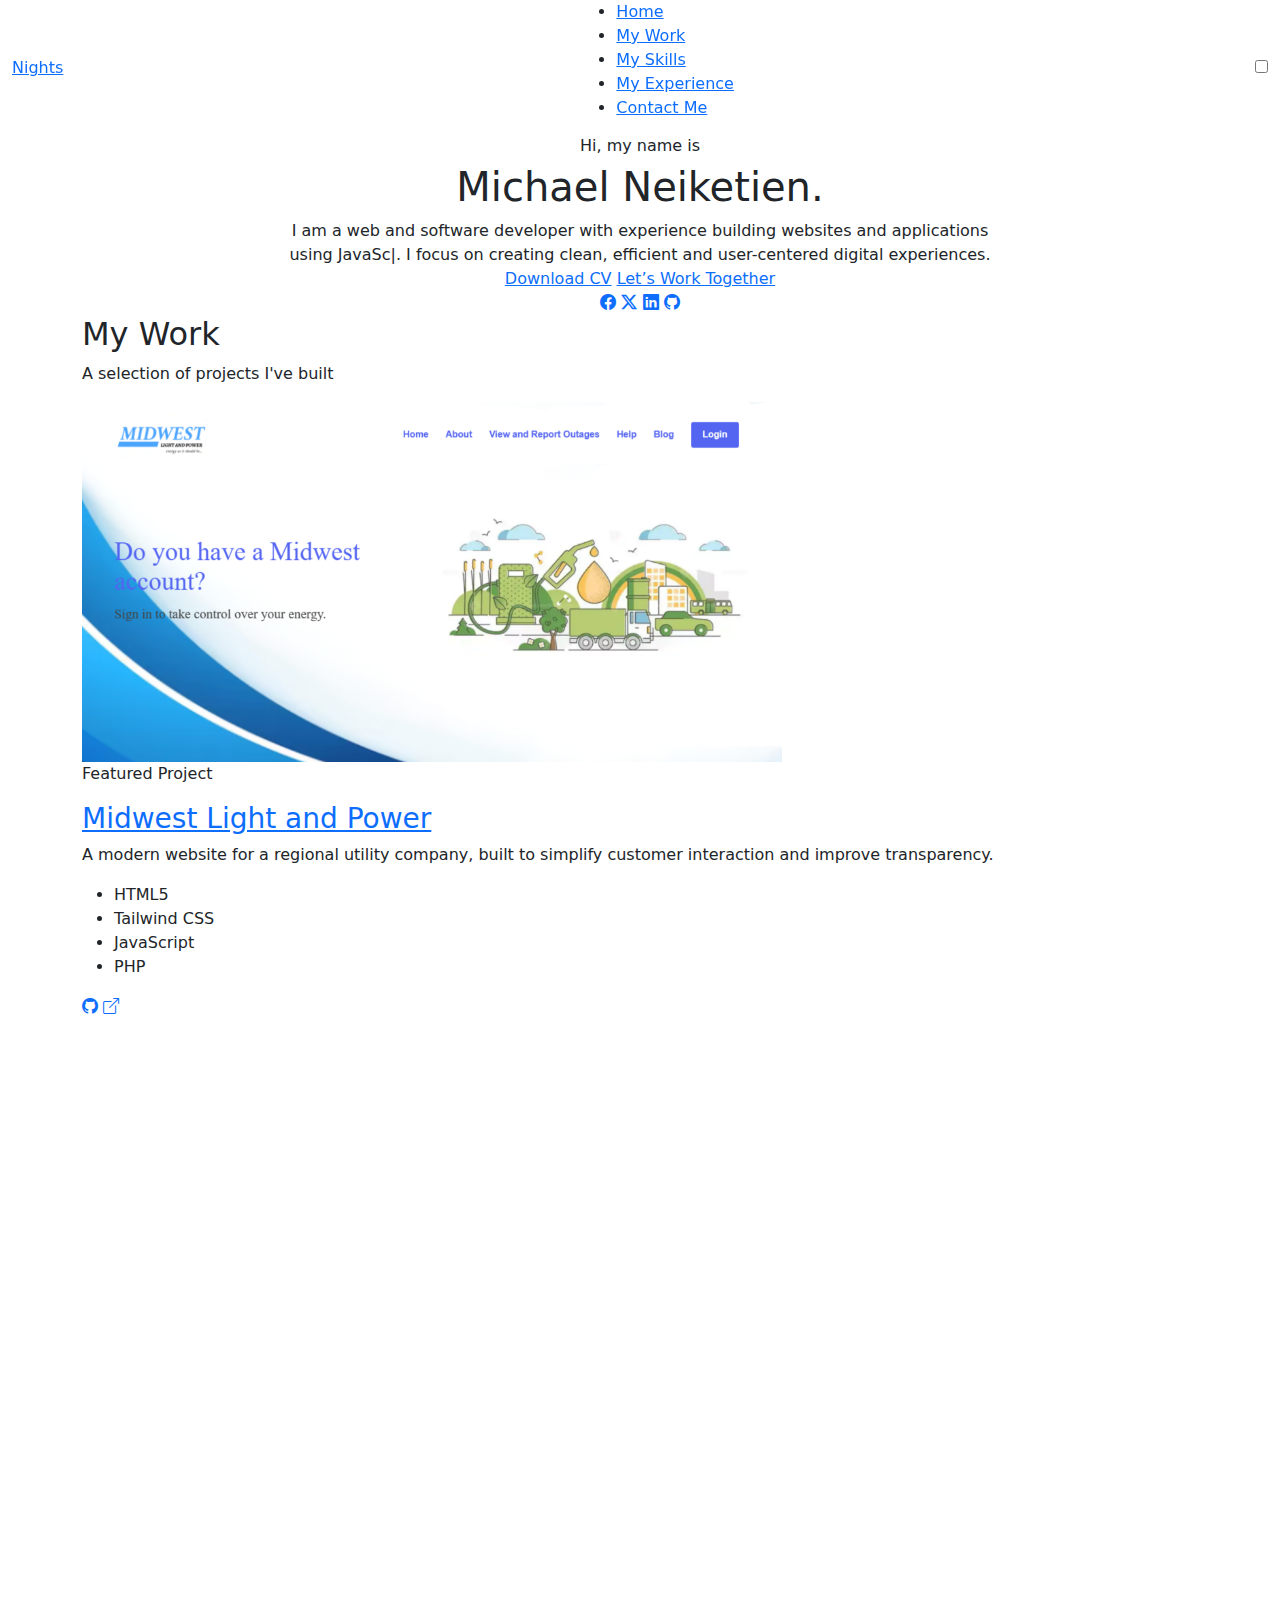
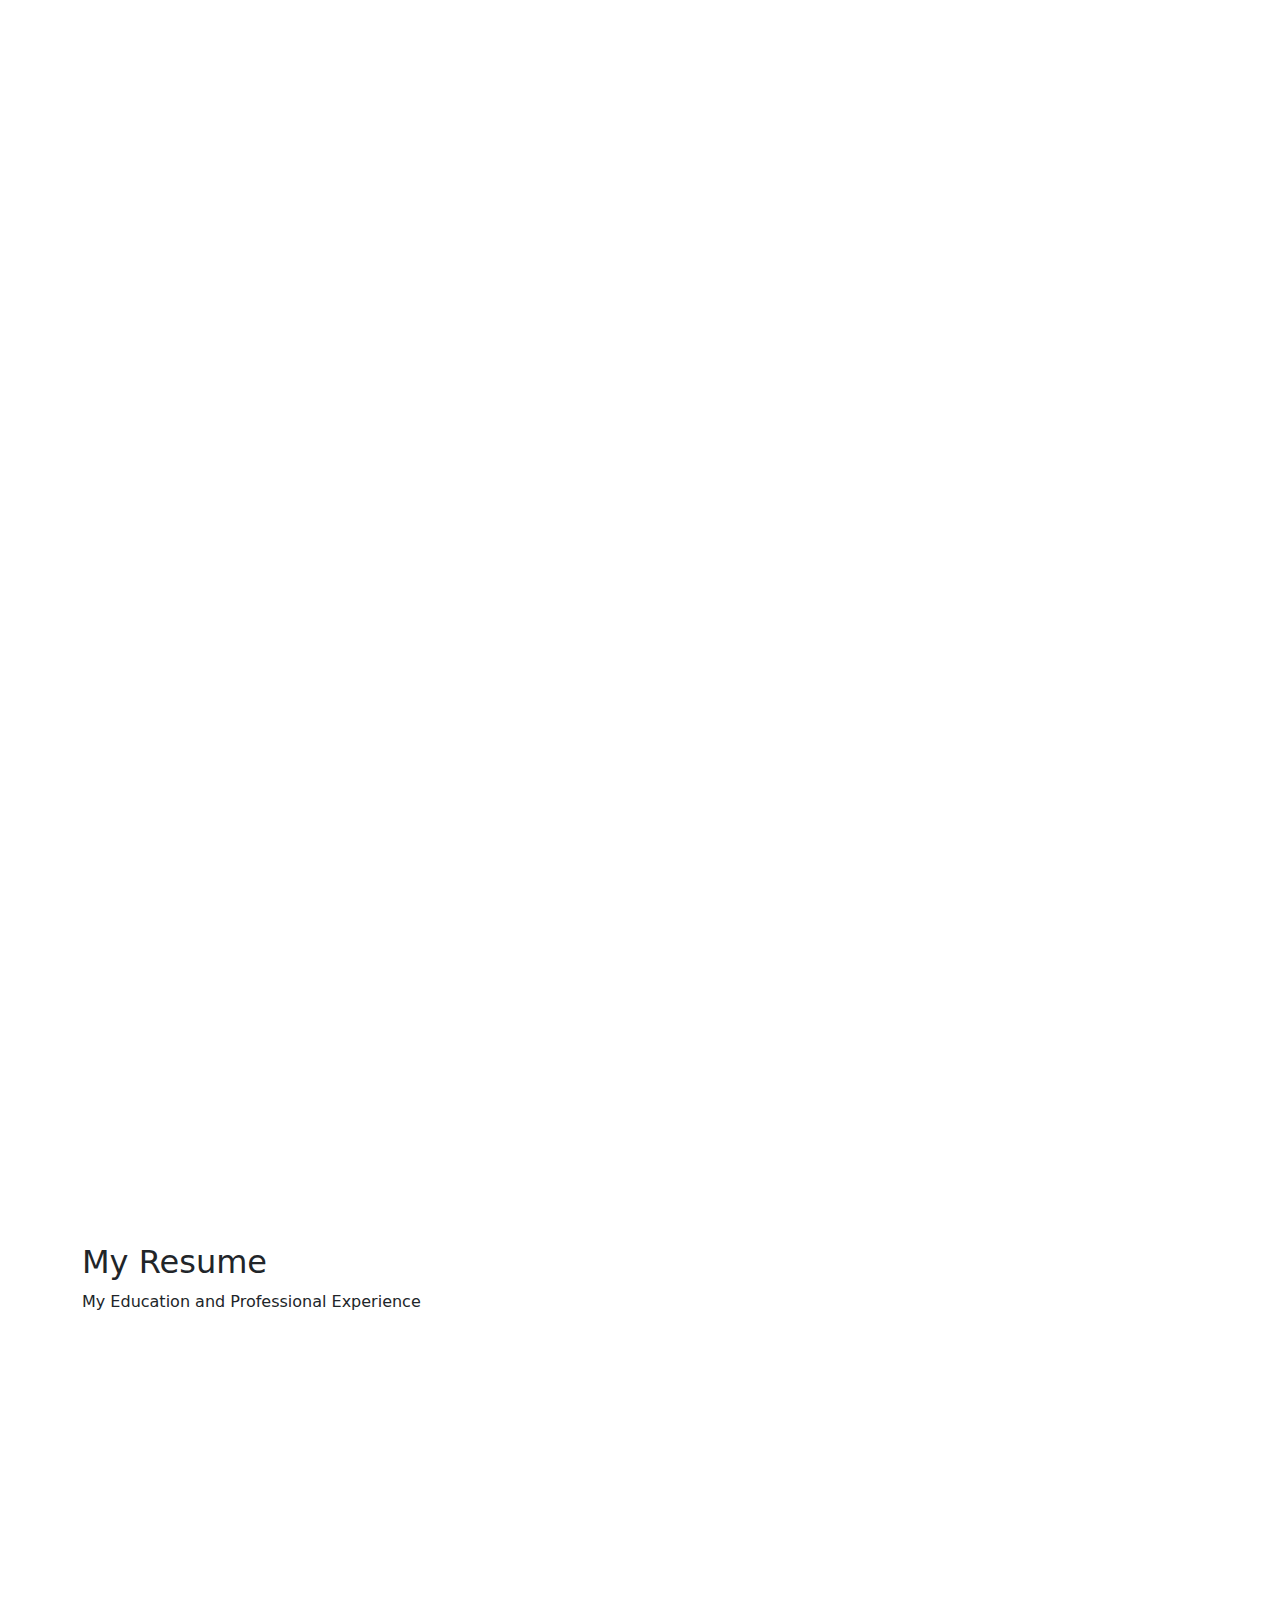
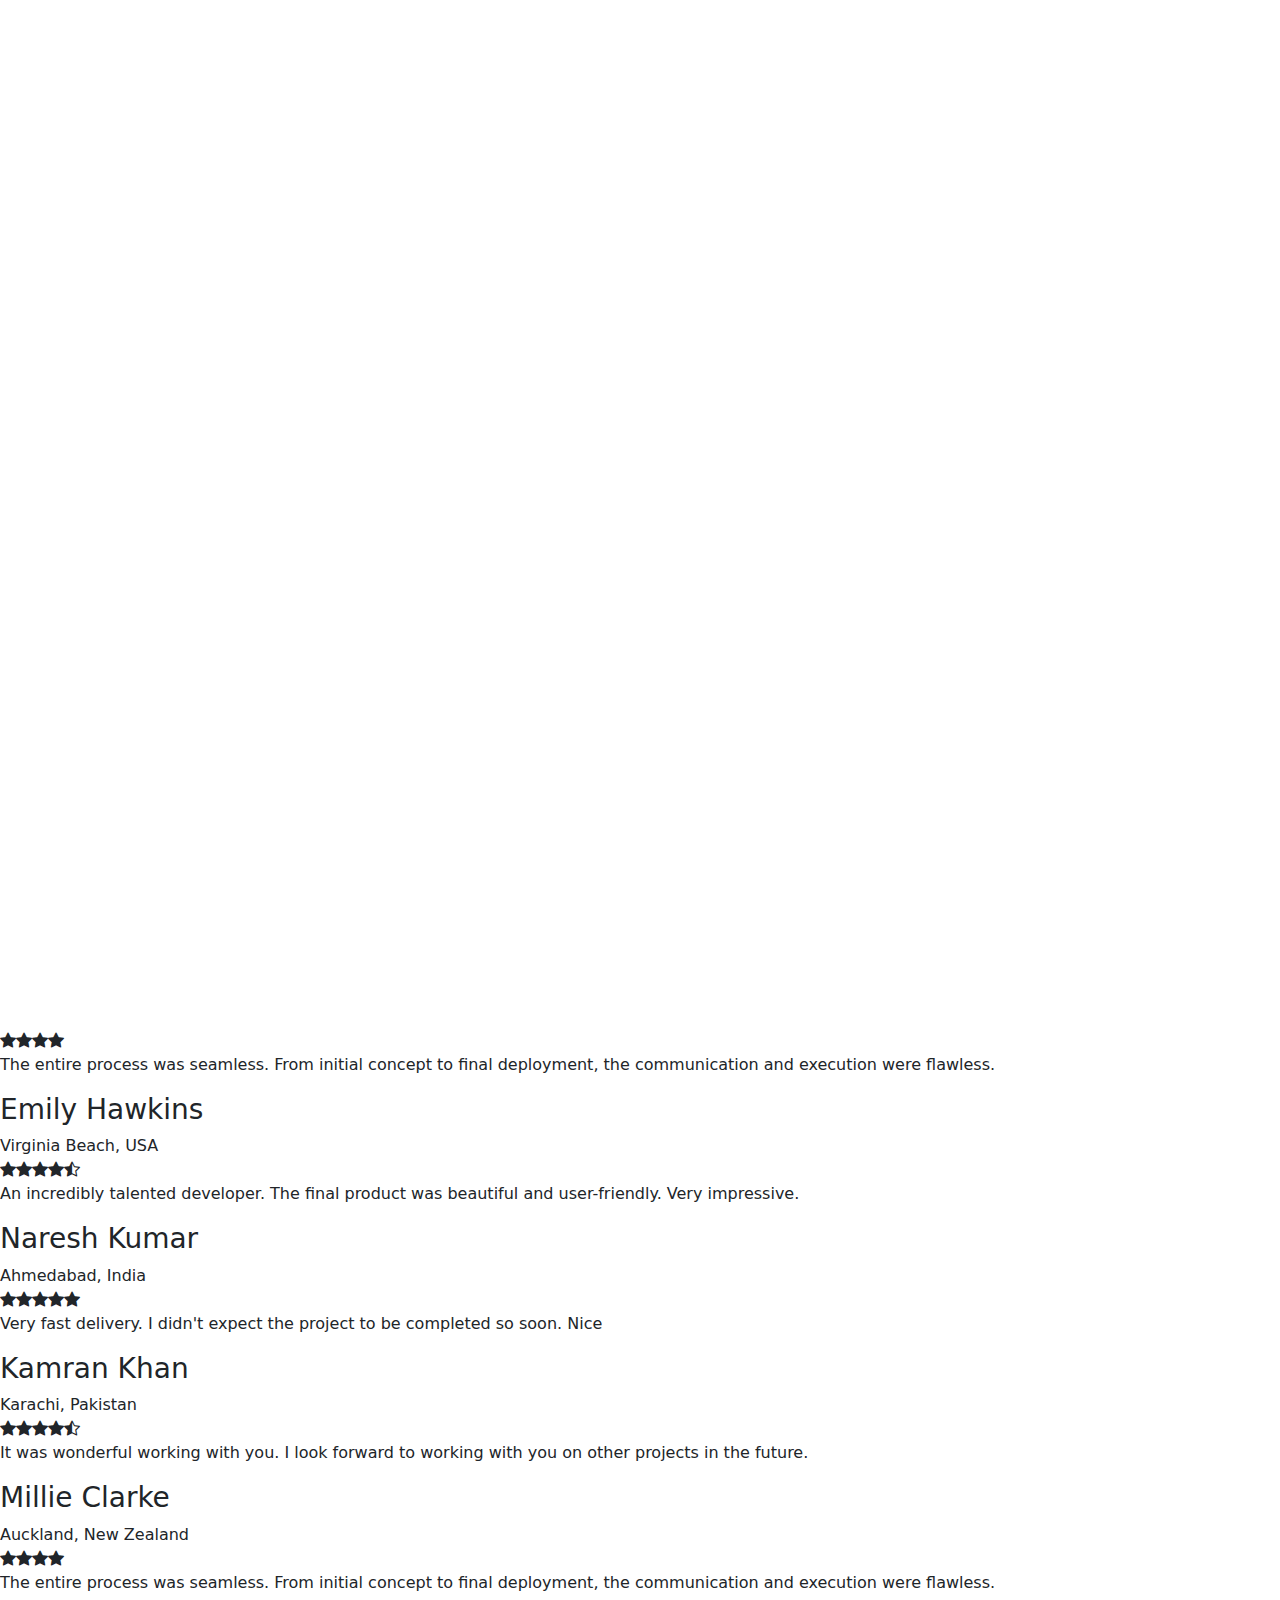
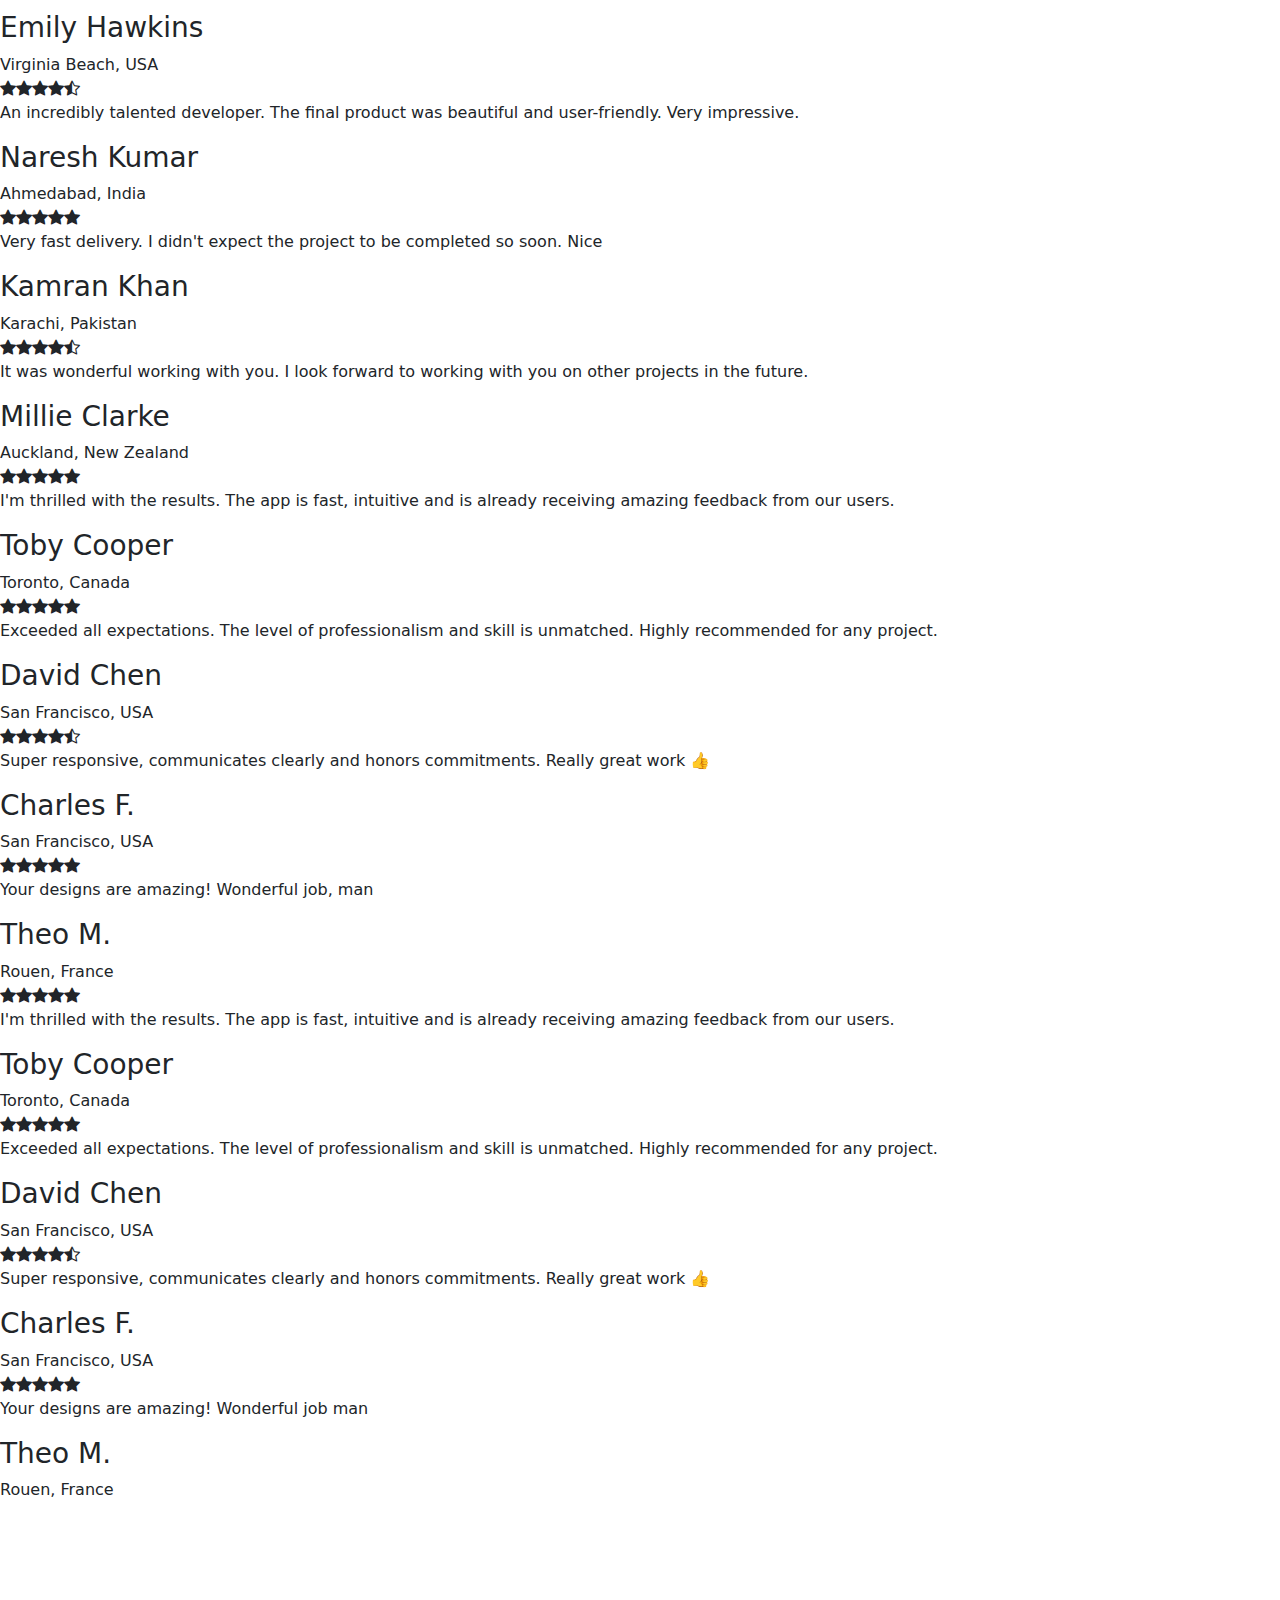
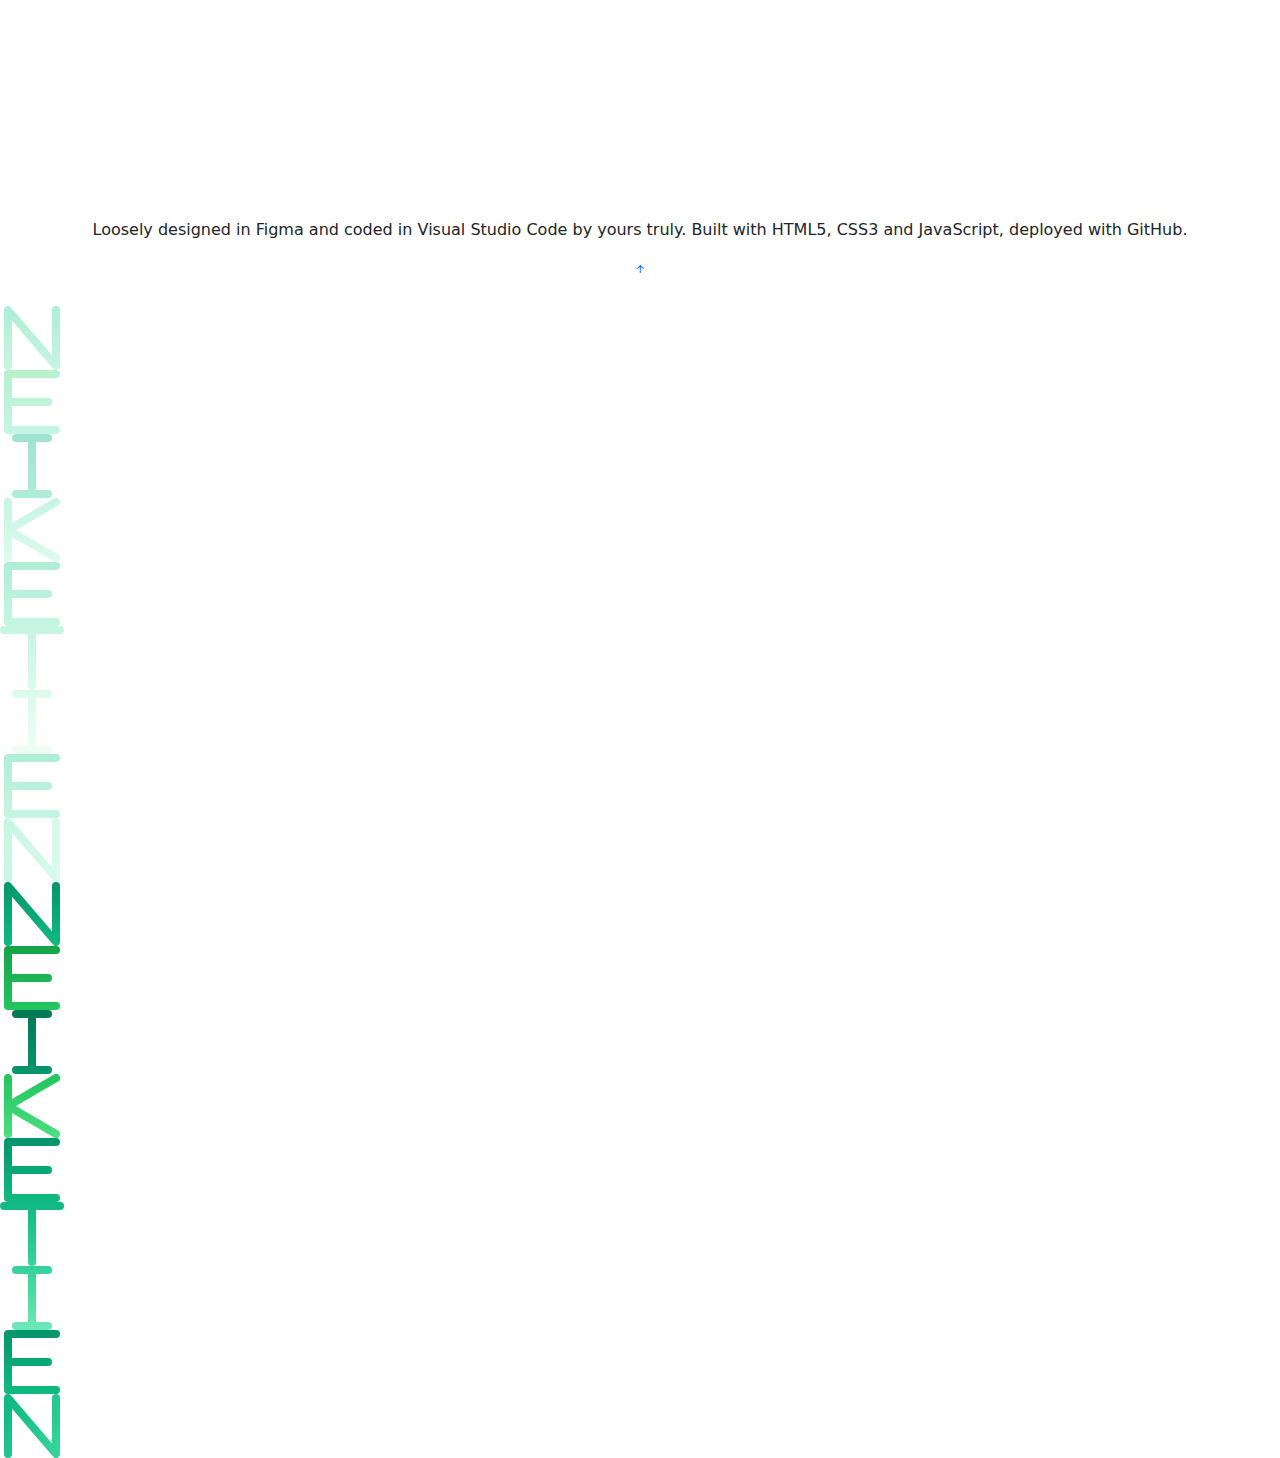
<file: index.html>
<!DOCTYPE html>
<html lang="en">
<head>
  <meta charset="utf-8">
  <meta content="width=device-width, initial-scale=1.0" name="viewport">
  <title>Nightshade | Michael Neiketien</title>
  <meta name="author" content="Michael Neiketien">
  <meta name="description" content="Portfolio of Michael Neiketien, a web and software developer specializing in JavaScript, Flutter and React. Discover projects focused on clean, efficient and user-centered digital experiences.">
  <meta name="keywords" content="web developer, software developer, portfolio, react, flutter, javascript, node.js">
  <link rel="apple-touch-icon" sizes="180x180" href="assets/img/apple-touch-icon.png">
  <link rel="icon" type="image/png" sizes="32x32" href="assets/img/favicon-32x32.png">
  <link rel="icon" type="image/png" sizes="16x16" href="assets/img/favicon-16x16.png">
  <link href="https://fonts.googleapis.com" rel="preconnect">
  <link href="https://fonts.gstatic.com" rel="preconnect" crossorigin>
  <link href="https://cdnjs.cloudflare.com" rel="preconnect">
  <link href="https://fonts.googleapis.com/css2?family=Roboto:ital,wght@0,100;0,300;0,400;0,500;0,700;0,900;1,100;1,300;1,400;1,500;1,700;1,900&family=Inter:wght@100;200;300;400;500;600;700;800;900&family=Cardo:ital,wght@0,400;0,700;1,400;1,700&family=Open+Sans:ital,wght@0,300..800;1,300..800&family=Quicksand:wght@300..700&display=swap" rel="stylesheet">
  <link href="assets/css/styles.css" rel="stylesheet" media="print" onload="this.media='all'">
  <link href="assets/vendor/bootstrap/css/bootstrap.min.css" rel="stylesheet" media="print" onload="this.media='all'">
  <link href="assets/vendor/bootstrap-icons/bootstrap-icons.css" rel="stylesheet" media="print" onload="this.media='all'">
  <link href="assets/vendor/aos/aos.css" rel="stylesheet" media="print" onload="this.media='all'">
  <link href="assets/vendor/glightbox/css/glightbox.min.css" rel="stylesheet" media="print" onload="this.media='all'">
  <link href="assets/vendor/swiper/swiper-bundle.min.css" rel="stylesheet" media="print" onload="this.media='all'">
  <!--<link rel="stylesheet" href="https://cdnjs.cloudflare.com/ajax/libs/font-awesome/6.5.1/css/all.min.css" integrity="sha512-DTOQO9RWCH3ppGqcWaEA1BIZOC6xxalwEsw9c2QQeAIftl+Vegovlnee1c9QX4TctnWMn13TZye+giMm8e2LwA==" crossorigin="anonymous" referrerpolicy="no-referrer" media="print" onload="this.media='all'" />-->
</head>

<body class="starter-page-page">
  <header id="header" class="header d-flex align-items-center sticky-top">
  <div class="container-fluid position-relative d-flex align-items-center justify-content-between">
    <div class="d-flex align-items-center">
      <a href="index.html" class="logo d-flex align-items-center">
        <span id="animated-logo-text"></span>
      </a>
      <nav id="navmenu" class="navmenu d-lg-none">
        <ul>
          <li><a href="#home">Home<br></a></li>
          <li><a href="#my-work">My Work</a></li>
          <li><a href="#my-skills">My Skills</a></li>
          <li><a href="#my-resume">My Experience</a></li>
          <li><a href="#contact">Contact Me</a></li>
        </ul>
      </nav>
    </div>

    <nav id="desktop-navmenu" class="desktop-navmenu d-none d-lg-block">
      <ul>
        <li><a href="#home">Home</a></li>
        <li><a href="#my-work">My Work</a></li>
        <li><a href="#my-skills">My Skills</a></li>
        <li><a href="#my-resume">My Experience</a></li>
        <li><a href="#contact">Contact Me</a></li>
      </ul>
    </nav>

    <div class="header-controls d-flex align-items-center">
      <div class="toggle-switch">
        <label class="switch-label">
          <input type="checkbox" class="checkbox" id="toggle">
          <span class="slider"></span>
        </label>
      </div>
      <!-- Hamburger Menu (Visible on Mobile/Tablet) -->
      <label class="hamburger mobile-nav-toggle d-lg-none">
        <input type="checkbox" />
        <svg viewBox="0 0 32 32">
          <path
            class="line line-top-bottom"
            d="M27 10 13 10C10.8 10 9 8.2 9 6 9 3.5 10.8 2 13 2 15.2 2 17 3.8 17 6L17 26C17 28.2 18.8 30 21 30 23.2 30 25 28.2 25 26 25 23.8 23.2 22 21 22L7 22"
          ></path>
          <path class="line" d="M7 16 27 16"></path>
        </svg>
      </label>
    </div>
  </div>
</header>
  

  <main class="main">
    <div class="page-title" id="home" data-aos="fade">
      <div class="heading">
        <div class="container">
          <div class="row d-flex justify-content-center text-center">
            <div class="col-lg-8">
              <h6>Hi, my name is</h6>
              <h1>Michael <span>Neiketien</span>.</h1>
              <p class="mb-0">I am a web and software developer with experience building websites and applications using <span class="typed" data-typed-items="JavaScript, Flutter, React, Next.JS, React Native, Node.js"></span>. I focus on creating clean, efficient and user-centered digital experiences.</p>
              <div class="hero-buttons">
                  <a href="#" class="hero-btn">Download CV</a>
                  <a href="#contact" class="hero-btn hero-btn-secondary">Let’s Work Together</a>
              </div>
              <div class="page-social-links">
                <a href="#" aria-label="Facebook"><i class="bi bi-facebook"></i></a>
                <a href="#" aria-label="Twitter"><i class="bi bi-twitter-x"></i></a>
                <a href="#" aria-label="LinkedIn"><i class="bi bi-linkedin"></i></a>
                <a href="#" aria-label="GitHub"><i class="bi bi-github"></i></a>
              </div>
            </div>
          </div>
        </div>
      </div>      
    
    <section id="my-work" class="my-work section">
      <div class="container section-title" data-aos="fade-up">
        <h2>My Work</h2>
        <p>A selection of projects I've built</p>
      </div>
      <div class="container" data-aos="fade-up">
        <div class="project-item featured-project" data-aos="fade-up">
          <div class="project-image">
            <img src="assets/img/work/midwest-light-power.png" class="img-fluid" alt="Midwest Light and Power" width="700" height="450" loading="lazy">
          </div>
          <div class="project-content">
            <p class="project-overline">Featured Project</p>
            <h3 class="project-title"><a href="https://neiketien.github.io/construction ">Midwest Light and Power</a></h3>
            <div class="project-description">
              <p>A modern website for a regional utility company, built to simplify customer interaction and improve transparency.</p>
            </div>
            <ul class="project-tech-list">
              <li>HTML5</li>
              <li>Tailwind CSS</li>
              <li>JavaScript</li>
              <li>PHP</li>
            </ul>
            <div class="project-links">
              <a href="" aria-label="GitHub Link" class="disabled-link" aria-disabled="true" tabindex="-1"><i class="bi bi-github"></i></a>
              <a href="https://neiketien.github.io/construction " aria-label="External Link"><i class="bi bi-box-arrow-up-right"></i></a>
            </div>
          </div>
        </div>
        
        <div class="project-item featured-project project-left" data-aos="fade-up">
          <div class="project-image">
            <!--<img src="assets/img/work/project-beta.png" class="img-fluid" alt="Southern Bee" width="700" height="450" loading="lazy">-->
          </div>
          <div class="project-content">
            <p class="project-overline">Featured Project</p>
            <h3 class="project-title"><a href="https://neiketien.github.io/construction ">Southern Bee</a></h3>
            <div class="project-description">
              <p>A political and economic news website on the Global South, designed for clarity, trust and engagement with readers.</p>
            </div>
            <ul class="project-tech-list">
              <li>HTML5</li>
              <li>Tailwind CSS</li>
              <li>JavaScript</li>
              <li>PHP</li>
            </ul>
            <div class="project-links">
              <a href="" aria-label="GitHub Link" class="disabled-link" aria-disabled="true" tabindex="-1"><i class="bi bi-github"></i></a>
              <a href="https://neiketien.github.io/construction " aria-label="External Link"><i class="bi bi-box-arrow-up-right"></i></a>
            </div>
          </div>
        </div>
        
        <div class="project-item featured-project" data-aos="fade-up">
          <div class="project-image">
            <!--<img src="assets/img/work/" class="img-fluid" alt="Butterfly" width="700" height="450" loading="lazy">-->
          </div>
          <div class="project-content">
            <p class="project-overline">Featured Project</p>
            <h3 class="project-title"><a href="https://neiketien.github.io/construction ">Butterfly</a></h3>
            <div class="project-description">
              <p>A fashion e-commerce site for a clothing and accessories brand centered on transformation and self-expression, combines elegant visuals with smooth navigation and secure checkout.
</p>
            </div>
            <ul class="project-tech-list">
              <li>React</li>
              <li>Next.js</li>
              <li>Typescript</li>
              <li>SCSS</li>
            </ul>
            <div class="project-links">
              <a href="" aria-label="GitHub Link" class="disabled-link" aria-disabled="true" tabindex="-1"><i class="bi bi-github"></i></a>
              <a href="https://neiketien.github.io/construction " aria-label="External Link"><i class="bi bi-box-arrow-up-right"></i></a>
            </div>
          </div>
        </div>
        
        <div class="project-item featured-project project-left" data-aos="fade-up">
          <div class="project-image">
            <!--<img src="assets/img/work/" class="img-fluid" alt="MyDOU" width="700" height="450" loading="lazy">-->
          </div>
          <div class="project-content">
            <p class="project-overline">Featured Project</p>
            <h3 class="project-title"><a href="https://neiketien.github.io/construction ">MyDOU</a></h3>
            <div class="project-description">
              <p>A digital platform for Dennis Osadebay University, Anwai, serving as a centralized hub for academic and administrative activities. Built with Flutter and Firebase for cross-platform performance and real-time updates.</p>
            </div>
            <ul class="project-tech-list">
              <li>Flutter</li>
              <li>Firebase</li>
            </ul>
            <div class="project-links">
              <a href="" aria-label="GitHub Link" class="disabled-link" aria-disabled="true" tabindex="-1"><i class="bi bi-github"></i></a>
              <a href="https://neiketien.github.io/construction " aria-label="External Link"><i class="bi bi-box-arrow-up-right"></i></a>
            </div>
          </div>
        </div>
        
        <div class="project-item featured-project" data-aos="fade-up">
          <div class="project-image">
            <!--<img src="assets/img/work/" class="img-fluid" alt="Axis Properties" width="700" height="450" loading="lazy">-->
          </div>
          <div class="project-content">
            <p class="project-overline">Featured Project</p>
            <h3 class="project-title"><a href="https://neiketien.github.io/construction ">Axis Properties</a></h3>
            <div class="project-description">
              <p>A real estate website for a property group, designed to project professionalism and trust while making property discovery fast and intuitive.</p>
            </div>
            <ul class="project-tech-list">
              <li>React</li>
              <li>Next.js</li>
              <li>Typescript</li>
              <li>SCSS</li>
            </ul>
            <div class="project-links">
              <a href="" aria-label="GitHub Link" class="disabled-link" aria-disabled="true" tabindex="-1"><i class="bi bi-github"></i></a>
              <a href="https://neiketien.github.io/construction " aria-label="External Link"><i class="bi bi-box-arrow-up-right"></i></a>
            </div>
          </div>
        </div>
        <!-- Open Source Projects would be added here. -->
      </div>
    </section></div>

    <!-- Starter Section Section-->
    <section id="starter-section" class="starter-section section">
      <div id="my-skills" class="container section-title" data-aos="fade-up">
        <h2>My Skills</h2>
        <p>I am passionate about building seamless applications by exploring and mastering diverse technologies</p>
      </div>
      <div class="container" data-aos="fade-up">
        <div class="row row-cols-3 row-cols-md-4 row-cols-lg-5 g-5 justify-content-center skills-grid">
          <div class="col text-center skill-item">
            <i class="fab fa-html5"></i>
            <p>html-5</p>
          </div>
          <div class="col text-center skill-item">
            <i class="fab fa-css3-alt"></i>
            <p>css3</p>
          </div>
          <div class="col text-center skill-item">
            <i class="fab fa-sass"></i>
            <p>sass</p>
          </div>
          <div class="col text-center skill-item">
            <i class="fab fa-js"></i>
            <p>JavaScript</p>
          </div>
          <div class="col text-center skill-item">
            <i class="fab fa-react"></i>
            <p>reactjs</p>
          </div>
          <div class="col text-center skill-item">
            <i class="fab fa-node-js"></i>
            <p>nodejs</p>
          </div>
          <div class="col text-center skill-item">
            <i class="fa-brands fa-flutter"></i>
            <p>flutter</p>
          </div>
          <div class="col text-center skill-item">
            <i class="fab fa-npm"></i>
            <p>npm</p>
          </div>
          <div class="col text-center skill-item">
            <i class="fas fa-database"></i>
            <p>sql-database</p>
          </div>
          <div class="col text-center skill-item">
            <i class="fa-brands fa-git"></i>
            <p>git</p>
          </div>
          <div class="col text-center skill-item">
            <i class="fas fa-fire"></i>
            <p>firebase</p>
          </div>
          <div class="col text-center skill-item">
            <i class="fa-brands fa-php"></i>
            <p>php</p>
          </div>

        </div>
        
        <div class="row g-4 justify-content-center skill-card-grid mt-5">

          <div class="col-lg-6" data-aos="flip-left" data-aos-delay="200">
            <div class="skill-card">
              <div class="skill-header">
                <i class="bi bi-code-slash"></i>
                <h3>Frontend &amp; Web</h3>
              </div>
              <div class="skills-animation">
                <div class="skill-items">
                  <div class="skill-info">
                    <span class="skill-name">JavaScript</span>
                    <span class="skill-percentage">90%</span>
                  </div>
                  <div class="skill-bar progress">
                    <div class="progress-bar" role="progressbar" aria-valuenow="90" aria-valuemin="0" aria-valuemax="100" aria-label="JavaScript skill level: 90%"></div>
                  </div>
                </div>
                
                <div class="skill-items">
                  <div class="skill-info">
                    <span class="skill-name">React</span>
                    <span class="skill-percentage">88%</span>
                  </div>
                  <div class="skill-bar progress">
                    <div class="progress-bar" role="progressbar" aria-valuenow="88" aria-valuemin="0" aria-valuemax="100" aria-label="React skill level: 88%"></div>
                  </div>
                </div>

                <div class="skill-items">
                  <div class="skill-info">
                    <span class="skill-name">NextJS</span>
                    <span class="skill-percentage">86%</span>
                  </div>
                  <div class="skill-bar progress">
                    <div class="progress-bar" role="progressbar" aria-valuenow="86" aria-valuemin="0" aria-valuemax="100" aria-label="NextJS skill level: 86%"></div>
                  </div>
                </div>
              </div>
            </div>
          </div>
          
          <div class="col-lg-6" data-aos="flip-left" data-aos-delay="300">
            <div class="skill-card">
              <div class="skill-header">
                <i class="bi bi-server"></i>
                <h3>Backend &amp; Databases</h3>
              </div>
              <div class="skills-animation">
                <div class="skill-items">
                  <div class="skill-info">
                    <span class="skill-name">PHP</span>
                    <span class="skill-percentage">95%</span>
                  </div>
                  <div class="skill-bar progress">
                    <div class="progress-bar" role="progressbar" aria-valuenow="95" aria-valuemin="0" aria-valuemax="100" aria-label="PHP Skill level: 95%"></div>
                  </div>
                </div>
                
                <div class="skill-items">
                  <div class="skill-info">
                    <span class="skill-name">MySQL</span>
                    <span class="skill-percentage">92%</span>
                  </div>
                  <div class="skill-bar progress">
                    <div class="progress-bar" role="progressbar" aria-valuenow="92" aria-valuemin="0" aria-valuemax="100" aria-label="MySQL Skill level: 92%"></div>
                  </div>
                </div>

                <div class="skill-items">
                  <div class="skill-info">
                    <span class="skill-name">NodeJS</span>
                    <span class="skill-percentage">88%</span>
                  </div>
                  <div class="skill-bar progress">
                    <div class="progress-bar" role="progressbar" aria-valuenow="88" aria-valuemin="0" aria-valuemax="100" aria-label="NodeJS Skill level: 88%"></div>
                  </div>
                </div>
              </div>
            </div>
          </div>
          
          <div class="col-lg-6" data-aos="flip-left" data-aos-delay="400">
            <div class="skill-card">
              <div class="skill-header">
                <i class="bi bi-phone"></i>
                <h3>Mobile &amp; Cross-Platform</h3>
              </div>
              <div class="skills-animation">
                <div class="skill-items">
                  <div class="skill-info">
                    <span class="skill-name">Flutter</span>
                    <span class="skill-percentage">98%</span>
                  </div>
                  <div class="skill-bar progress">
                    <div class="progress-bar" role="progressbar" aria-valuenow="98" aria-valuemin="0" aria-valuemax="100" aria-label="Flutter skill level: 98%"></div>
                  </div>
                </div>

                <div class="skill-items">
                  <div class="skill-info">
                    <span class="skill-name">Firebase</span>
                    <span class="skill-percentage">96%</span>
                  </div>
                  <div class="skill-bar progress">
                    <div class="progress-bar" role="progressbar" aria-valuenow="96" aria-valuemin="0" aria-valuemax="100" aria-label="Firebase skill level: 96%"></div>
                  </div>
                </div>

                <div class="skill-items">
                  <div class="skill-info">
                    <span class="skill-name">React Native</span>
                    <span class="skill-percentage">82%</span>
                  </div>
                  <div class="skill-bar progress">
                    <div class="progress-bar" role="progressbar" aria-valuenow="82" aria-valuemin="0" aria-valuemax="100" aria-label="React Native skill level: 82%"></div>
                  </div>
                </div>
              </div>
            </div>
          </div>
          
          <div class="col-lg-6" data-aos="flip-left" data-aos-delay="500">
            <div class="skill-card">
              <div class="skill-header">
                <i class="bi bi-collection"></i>
                <h3>Core &amp; Tooling</h3>
              </div>
              <div class="skills-animation">
                <div class="skill-items">
                  <div class="skill-info">
                    <span class="skill-name">HTML5/CSS3</span>
                    <span class="skill-percentage">98%</span>
                  </div>
                  <div class="skill-bar progress">
                    <div class="progress-bar" role="progressbar" aria-valuenow="98" aria-valuemin="0" aria-valuemax="100" aria-label="HTML5/CSS3 Skill level: 98%"></div>
                  </div>
                </div>

                <div class="skill-items">
                  <div class="skill-info">
                    <span class="skill-name">Tailwind CSS</span>
                    <span class="skill-percentage">95%</span>
                  </div>
                  <div class="skill-bar progress">
                    <div class="progress-bar" role="progressbar" aria-valuenow="95" aria-valuemin="0" aria-valuemax="100" aria-label="Tailwind CSS skill level: 95%"></div>
                  </div>
                </div>

                <div class="skill-items">
                  <div class="skill-info">
                    <span class="skill-name">Typescript</span>
                    <span class="skill-percentage">90%</span>
                  </div>
                  <div class="skill-bar progress">
                    <div class="progress-bar" role="progressbar" aria-valuenow="90" aria-valuemin="0" aria-valuemax="100" aria-label="Typescript skill level: 90%"></div>
                  </div>
                </div>
              </div>
            </div>
          </div>
        </div>
      </div>
    </section>
    
    <section id="my-resume" class="resume section">
      <div class="container section-title">
        <h2>My Resume</h2>
        <p>My Education and Professional Experience</p>
      </div>

      <div class="container" data-aos="fade-up" data-aos-delay="100">
        <div class="row">
          <div class="col-lg-6" data-aos="fade-left" data-aos-delay="200">
            <div class="education-section">
              <div class="section-header">
                <h2><i class="bi bi-mortarboard"></i> Education</h2>
              </div>

              <div class="education-timeline">
                <div class="timeline-track"></div>
                <div class="education-item" data-aos="slide-up" data-aos-delay="300">
                  <div class="timeline-marker"></div>
                  <div class="education-content">
                    <div class="degree-header">
                      <h3>Master of Data Science</h3>
                      <span class="year">2025 - Present</span>
                    </div>
                    <h4 class="institution">University of Port Harcourt</h4>
                    <p>&ensp;
                    <strong>Relevant Coursework:</strong> Machine Learning, Statistical Modeling, Software Development, Scalable Systems and Big Data Analytics.<br>&ensp;<strong>Technologies:</strong> Python (Pandas, Scikit-learn, TensorFlow), SQL, Apache Spark.<br>&ensp;
                    </p>
                  </div>
                </div>
                <div class="education-item" data-aos="slide-up" data-aos-delay="400">
                  <div class="timeline-marker"></div>
                  <div class="education-content">
                    <div class="degree-header">
                      <h3>Bachelor of Computer Science</h3>
                      <span class="year">2021 - 2025</span>
                    </div>
                    <h4 class="institution">Dennis Osadebay University</h4>
                    <p>&ensp;
            <strong>Relevant Coursework:</strong> Logic, Web and Software Development, Theoretical Computer Science, Artificial Intelligence, Database Systems and System Analysis.<br>&ensp;
            <strong>Technologies:</strong> Python, HTML, MongoDB, PHP, React.<br>&ensp;
                    </p>
                  </div>
                </div>                
                <div class="education-item" data-aos="slide-up" data-aos-delay="500">
                    <div class="timeline-marker"></div>
                    <div class="education-content">
                        <div class="certifications-card">
                            <div class="cert-header">
                                <span class="year">2020 - 2025</span>
                                <h4>Certificates</h4>
                            </div>
                            <h3>Professional Certifications</h3>
                            <ul class="cert-list">
                                <li class="cert-item">
                                    <span>Google for Developers</span>
                                    <span class="cert-year">2025</span>
                                </li>
                                <li class="cert-item">
                                    <span>React - The Complete Guide 2025 (incl. Next.js, Redux) on Udemy</span>
                                    <span class="cert-year">2025</span>
                                </li>
                                <li class="cert-item">
                                    <span>Meta Front-End Developer Professional Certificate</span>
                                    <span class="cert-year">2024</span>
                                </li>
                                <li class="cert-item">
                                    <span>The Complete Node.js Developer Course on Udemy</span>
                                    <span class="cert-year">2023</span>
                                </li>
                                <li class="cert-item">
                                    <span>The Complete 2020 Web Development Bootcamp on Udemy</span>
                                    <span class="cert-year">2020</span>
                                </li>
                            </ul>
                        </div>
                    </div>
                 </div>
               </div>
              </div>
            </div>
          </div>
          
          <div class="col-lg-6" data-aos="fade-right" data-aos-delay="200">
            <div class="experience-section">
              <div class="section-header">
                <h2><i class="bi bi-briefcase"></i> Professional Journey</h2>
              </div>

              <div class="experience-cards">
                <div class="experience-card" data-aos="zoom-in" data-aos-delay="400">
                  <div class="card-header">
                    <div class="role-info">
                      <h3>Lead Software Engineer</h3>
                      <h4>Cashew Technologies</h4>
                    </div>
                    <span class="duration">2024 - Present</span>
                  </div>
                  <div class="card-body">
                    <p>Build, style and ship high-quality websites, design systems, mobile apps and digital experiences for a diverse array of projects for clients.</p>
                  </div>
                </div>
 
                <div class="experience-card" data-aos="zoom-in" data-aos-delay="300">
                  <div class="card-header">
                    <div class="role-info">
                      <h3>Developer</h3>
                      <h4>Leti Studios</h4>
                    </div>
                    <span class="duration">2021 - 2023</span>
                  </div>
                  <div class="card-body">
                    <p>Worked with the dev team to engineer and improve major features of Leti’s learning application.</p>
                    <!--<ul class="achievements">
                      <li>Managed cross-functional teams of 15+ professionals</li>
                      <li>Implemented agile methodologies resulting in 40% efficiency gain</li>
                      <li>Led digital transformation initiatives worth $2M+</li>
                    </ul>-->
                  </div>
                </div>
              </div>
            </div>
          </div>
        </div>
      </div>
    </section>
    
    <section id="testimonials" class="testimonials section">
  <div class="container section-title" data-aos="fade-up">
    <h2>Testimonials</h2>
    <p>What my clients say about our collaboration</p>
  </div>

  <div class="testimonials-marquee">
    <div class="marquee-track track-1">
      <div class="testimonial-card-v2">
        <div class="card-accent"></div>
        <div class="stars"><i class="bi bi-star-fill"></i><i class="bi bi-star-fill"></i><i class="bi bi-star-fill"></i><i class="bi bi-star-fill"></i></div>
        <p class="quote">The entire process was seamless. From initial concept to final deployment, the communication and execution were flawless.</p>
        <div class="author"><div class="author-info"><h3>Emily Hawkins</h3><span><div class="testimonial-location-pin"></div> Virginia Beach, USA</span></div></div>
      </div>
      <div class="testimonial-card-v2">
        <div class="card-accent"></div>
        <div class="stars"><i class="bi bi-star-fill"></i><i class="bi bi-star-fill"></i><i class="bi bi-star-fill"></i><i class="bi bi-star-fill"></i><i class="bi bi-star-half"></i></div>
        <p class="quote">An incredibly talented developer. The final product was beautiful and user-friendly. Very impressive.</p>
        <div class="author"><div class="author-info"><h3>Naresh Kumar</h3><span><div class="testimonial-location-pin"></div> Ahmedabad, India</span></div></div>
      </div>
      <div class="testimonial-card-v2">
        <div class="card-accent"></div>
        <div class="stars"><i class="bi bi-star-fill"></i><i class="bi bi-star-fill"></i><i class="bi bi-star-fill"></i><i class="bi bi-star-fill"></i><i class="bi bi-star-fill"></i></div>
        <p class="quote">Very fast delivery. I didn't expect the project to be completed so soon. Nice</p>
        <div class="author"><div class="author-info"><h3>Kamran Khan</h3><span><div class="testimonial-location-pin"></div> Karachi, Pakistan</span></div></div>
      </div>
      <div class="testimonial-card-v2">
        <div class="card-accent"></div>
        <div class="stars"><i class="bi bi-star-fill"></i><i class="bi bi-star-fill"></i><i class="bi bi-star-fill"></i><i class="bi bi-star-fill"></i><i class="bi bi-star-half"></i></div>
        <p class="quote">It was wonderful working with you. I look forward to working with you on other projects in the future.</p>
        <div class="author"><div class="author-info"><h3>Millie Clarke</h3><span><div class="testimonial-location-pin"></div> Auckland, New Zealand</span></div></div>
      </div>

      <!-- Duplicated Set for Animation -->
      <div class="testimonial-card-v2" aria-hidden="true">
        <div class="card-accent"></div>
        <div class="stars"><i class="bi bi-star-fill"></i><i class="bi bi-star-fill"></i><i class="bi bi-star-fill"></i><i class="bi bi-star-fill"></i></div>
        <p class="quote">The entire process was seamless. From initial concept to final deployment, the communication and execution were flawless.</p>
        <div class="author"><div class="author-info"><h3>Emily Hawkins</h3><span><div class="testimonial-location-pin"></div> Virginia Beach, USA</span></div></div>
      </div>
      <div class="testimonial-card-v2" aria-hidden="true">
        <div class="card-accent"></div>
        <div class="stars"><i class="bi bi-star-fill"></i><i class="bi bi-star-fill"></i><i class="bi bi-star-fill"></i><i class="bi bi-star-fill"></i><i class="bi bi-star-half"></i></div>
        <p class="quote">An incredibly talented developer. The final product was beautiful and user-friendly. Very impressive.</p>
        <div class="author"><div class="author-info"><h3>Naresh Kumar</h3><span><div class="testimonial-location-pin"></div> Ahmedabad, India</span></div></div>
      </div>
      <div class="testimonial-card-v2" aria-hidden="true">
        <div class="card-accent"></div>
        <div class="stars"><i class="bi bi-star-fill"></i><i class="bi bi-star-fill"></i><i class="bi bi-star-fill"></i><i class="bi bi-star-fill"></i><i class="bi bi-star-fill"></i></div>
        <p class="quote">Very fast delivery. I didn't expect the project to be completed so soon. Nice</p>
        <div class="author"><div class="author-info"><h3>Kamran Khan</h3><span><div class="testimonial-location-pin"></div> Karachi, Pakistan</span></div></div>
      </div>
      <div class="testimonial-card-v2" aria-hidden="true">
        <div class="card-accent"></div>
        <div class="stars"><i class="bi bi-star-fill"></i><i class="bi bi-star-fill"></i><i class="bi bi-star-fill"></i><i class="bi bi-star-fill"></i><i class="bi bi-star-half"></i></div>
        <p class="quote">It was wonderful working with you. I look forward to working with you on other projects in the future.</p>
        <div class="author"><div class="author-info"><h3>Millie Clarke</h3><span><div class="testimonial-location-pin"></div> Auckland, New Zealand</span></div></div>
      </div>
    </div>

    <div class="marquee-track track-2">
      <div class="testimonial-card-v2">
        <div class="card-accent"></div>
        <div class="stars"><i class="bi bi-star-fill"></i><i class="bi bi-star-fill"></i><i class="bi bi-star-fill"></i><i class="bi bi-star-fill"></i><i class="bi bi-star-fill"></i></div>
        <p class="quote">I'm thrilled with the results. The app is fast, intuitive and is already receiving amazing feedback from our users.</p>
        <div class="author"><div class="author-info"><h3>Toby Cooper</h3><span><div class="testimonial-location-pin"></div> Toronto, Canada</span></div></div>
      </div>
      <div class="testimonial-card-v2">
        <div class="card-accent"></div>
        <div class="stars"><i class="bi bi-star-fill"></i><i class="bi bi-star-fill"></i><i class="bi bi-star-fill"></i><i class="bi bi-star-fill"></i><i class="bi bi-star-fill"></i></div>
        <p class="quote">Exceeded all expectations. The level of professionalism and skill is unmatched. Highly recommended for any project.</p>
        <div class="author"><div class="author-info"><h3>David Chen</h3><span><div class="testimonial-location-pin"></div> San Francisco, USA</span></div></div>
      </div>
      <div class="testimonial-card-v2">
        <div class="card-accent"></div>
        <div class="stars"><i class="bi bi-star-fill"></i><i class="bi bi-star-fill"></i><i class="bi bi-star-fill"></i><i class="bi bi-star-fill"></i><i class="bi bi-star-half"></i></div>
        <p class="quote">Super responsive, communicates clearly and honors commitments. Really great work 👍</p>
        <div class="author"><div class="author-info"><h3>Charles F.</h3><span><div class="testimonial-location-pin"></div> San Francisco, USA</span></div></div>
      </div>
      <div class="testimonial-card-v2">
        <div class="card-accent"></div>
        <div class="stars"><i class="bi bi-star-fill"></i><i class="bi bi-star-fill"></i><i class="bi bi-star-fill"></i><i class="bi bi-star-fill"></i><i class="bi bi-star-fill"></i></div>
        <p class="quote">Your designs are amazing! Wonderful job, man</p>
        <div class="author"><div class="author-info"><h3>Theo M.</h3><span><div class="testimonial-location-pin"></div> Rouen, France</span></div></div>
      </div>
      
      <!-- Duplicated Set for Animation -->
      <div class="testimonial-card-v2" aria-hidden="true">
        <div class="card-accent"></div>
        <div class="stars"><i class="bi bi-star-fill"></i><i class="bi bi-star-fill"></i><i class="bi bi-star-fill"></i><i class="bi bi-star-fill"></i><i class="bi bi-star-fill"></i></div>
        <p class="quote">I'm thrilled with the results. The app is fast, intuitive and is already receiving amazing feedback from our users.</p>
        <div class="author"><div class="author-info"><h3>Toby Cooper</h3><span><div class="testimonial-location-pin"></div> Toronto, Canada</span></div></div>
      </div>
      <div class="testimonial-card-v2" aria-hidden="true">
        <div class="card-accent"></div>
        <div class="stars"><i class="bi bi-star-fill"></i><i class="bi bi-star-fill"></i><i class="bi bi-star-fill"></i><i class="bi bi-star-fill"></i><i class="bi bi-star-fill"></i></div>
        <p class="quote">Exceeded all expectations. The level of professionalism and skill is unmatched. Highly recommended for any project.</p>
        <div class="author"><div class="author-info"><h3>David Chen</h3><span><div class="testimonial-location-pin"></div> San Francisco, USA</span></div></div>
      </div>
      <div class="testimonial-card-v2" aria-hidden="true">
        <div class="card-accent"></div>
        <div class="stars"><i class="bi bi-star-fill"></i><i class="bi bi-star-fill"></i><i class="bi bi-star-fill"></i><i class="bi bi-star-fill"></i><i class="bi bi-star-half"></i></div>
        <p class="quote">Super responsive, communicates clearly and honors commitments. Really great work 👍</p>
        <div class="author"><div class="author-info"><h3>Charles F.</h3><span><div class="testimonial-location-pin"></div> San Francisco, USA</span></div></div>
      </div>
      <div class="testimonial-card-v2" aria-hidden="true">
        <div class="card-accent"></div>
        <div class="stars"><i class="bi bi-star-fill"></i><i class="bi bi-star-fill"></i><i class="bi bi-star-fill"></i><i class="bi bi-star-fill"></i><i class="bi bi-star-fill"></i></div>
        <p class="quote">Your designs are amazing! Wonderful job man</p>
        <div class="author"><div class="author-info"><h3>Theo M.</h3><span><div class="testimonial-location-pin"></div> Rouen, France</span></div></div>
      </div>
    </div>
  </div>
</section>

    <section id="contact" class="contact section">
  <div class="container section-title" data-aos="fade-up">
    <h2>Contact</h2>
    <p>To discuss a project, you can reach out to me!</p>
  </div>
  <div class="container" data-aos="fade-up" data-aos-delay="100">
    <div class="row justify-content-center justify-content-lg-start">
      <div class="col-lg-8 col-xl-7">
        <div class="contact-form-new">
          <form class="form" id="contact-form" novalidate>
            <input type="hidden" name="access_key" value="b3b5a954-eab8-442d-9596-979384027138">
            <input type="hidden" name="subject" value="New Contact Form Submission from Portfolio">
            <input type="checkbox" name="botcheck" class="hidden" style="display: none;">
            <div class="input_container">
              <label for="name_field" class="input_label">Full Name</label>
              <input id="name_field" class="input_field" type="text" name="name" placeholder="Enter your full name">
              <span class="error-text" id="name-error"></span>
            </div>
            <div class="input_container">
              <label for="email_field" class="input_label">Email</label>
              <input id="email_field" class="input_field" type="email" name="email" placeholder="Enter your email address">
              <span class="error-text" id="email-error"></span>
            </div>

            <div class="input_container">
              <label for="subject_field" class="input_label">Subject</label>
              <input id="subject_field" class="input_field" type="text" name="form_subject" placeholder="What is this about?">
              <span class="error-text" id="subject-error"></span>
            </div>

            <div class="input_container">
              <label for="message_field" class="input_label">Message</label>
              <textarea id="message_field" class="input_field" name="message" rows="4" placeholder="Your message here..."></textarea>
              <span class="error-text" id="message-error"></span>
            </div>

            <button type="submit" class="purchase--btn">
  <span class="button-text">Send Message</span>
  
  <div class="button-loader-sending" style="display: none;">
    <span>&lt;</span>
    <span>SENDING</span>
    <span>/&gt;</span>
  </div>

  <div class="button-loader-mail" style="display: none;">
    <div class="mail-container">
      <div class="mail-trail">
        <span></span><span></span><span></span>
      </div>
      <svg class="mail-svg" viewBox="0 0 16 16">
        <path d="M0 4a2 2 0 0 1 2-2h12a2 2 0 0 1 2 2v8a2 2 0 0 1-2 2H2a2 2 0 0 1-2-2V4Zm2-1a1 1 0 0 0-1 1v.217l7 4.2 7-4.2V4a1 1 0 0 0-1-1H2Zm13 2.383-4.708 2.825L15 11.105V5.383Zm-.034 6.876-5.64-3.471L8 9.583l-1.326-.795-5.64 3.47A1 1 0 0 0 2 13h12a1 1 0 0 0 .966-.741ZM1 11.105l4.708-2.897L1 5.383v5.722Z"/>
      </svg>
    </div>
  </div>
</button>
          </form>
        </div>
        <div class="alert-container" id="alert-container"></div>
      </div>
    </div>
  </div>
</section>
  </main>

  <footer id="footer" class="footer">
    <div class="container">
      <div class="copyright text-center ">
        <p><span>Loosely designed in Figma and coded in Visual Studio Code by yours truly. Built with HTML5, CSS3 and JavaScript, deployed with GitHub.</span></p>
      </div>
    </div>
  </footer>

  <a href="#" id="scroll-top" class="scroll-top d-flex align-items-center justify-content-center"><i class="bi bi-arrow-up-short"></i></a>

  <div id="preloader">
    <div class="loader-container">
      <svg height="0" width="0" viewBox="0 0 64 64" class="absolute">
        <defs xmlns="http://www.w3.org/2000/svg">
          <linearGradient gradientUnits="userSpaceOnUse" y2="2" x2="0" y1="62" x1="0" id="g1"><stop stop-color="#10B981"></stop><stop stop-color="#059669" offset="1"></stop></linearGradient>
          <linearGradient gradientUnits="userSpaceOnUse" y2="0" x2="0" y1="64" x1="0" id="g2"><stop stop-color="#34D399"></stop><stop stop-color="#10B981" offset="1"></stop><animateTransform repeatCount="indefinite" keySplines=".42,0,.58,1;.42,0,.58,1;.42,0,.58,1;.42,0,.58,1;.42,0,.58,1;.42,0,.58,1;.42,0,.58,1;.42,0,.58,1" keyTimes="0; 0.125; 0.25; 0.375; 0.5; 0.625; 0.75; 0.875; 1" dur="32s" values="0 32 32;-270 32 32;-270 32 32;-540 32 32;-540 32 32;-810 32 32;-810 32 32;-1080 32 32;-1080 32 32" type="rotate" attributeName="gradientTransform"></animateTransform></linearGradient>
          <linearGradient gradientUnits="userSpaceOnUse" y2="2" x2="0" y1="62" x1="0" id="g3"><stop stop-color="#059669"></stop><stop stop-color="#047857" offset="1"></stop></linearGradient>
          <linearGradient gradientUnits="userSpaceOnUse" y2="2" x2="0" y1="62" x1="0" id="g4"><stop stop-color="#22C55E"></stop><stop stop-color="#16A34A" offset="1"></stop></linearGradient>
          <linearGradient gradientUnits="userSpaceOnUse" y2="2" x2="0" y1="62" x1="0" id="g5"><stop stop-color="#4ADE80"></stop><stop stop-color="#22C55E" offset="1"></stop></linearGradient>
          <linearGradient gradientUnits="userSpaceOnUse" y2="2" x2="0" y1="62" x1="0" id="g6"><stop stop-color="#10B981"></stop><stop stop-color="#059669" offset="1"></stop></linearGradient>
          <linearGradient gradientUnits="userSpaceOnUse" y2="2" x2="0" y1="62" x1="0" id="g7"><stop stop-color="#34D399"></stop><stop stop-color="#10B981" offset="1"></stop></linearGradient>
          <linearGradient gradientUnits="userSpaceOnUse" y2="2" x2="0" y1="62" x1="0" id="g8"><stop stop-color="#6EE7B7"></stop><stop stop-color="#34D399" offset="1"></stop></linearGradient>
          <linearGradient gradientUnits="userSpaceOnUse" y2="2" x2="0" y1="62" x1="0" id="g1o"><stop stop-color="#6EE7B7" stop-opacity="0.4"></stop><stop stop-color="#34D399" stop-opacity="0.4" offset="1"></stop></linearGradient>
          <linearGradient gradientUnits="userSpaceOnUse" y2="0" x2="0" y1="64" x1="0" id="g2o"><stop stop-color="#A7F3D0" stop-opacity="0.4"></stop><stop stop-color="#6EE7B7" stop-opacity="0.4" offset="1"></stop><animateTransform repeatCount="indefinite" keySplines=".42,0,.58,1;.42,0,.58,1;.42,0,.58,1;.42,0,.58,1;.42,0,.58,1;.42,0,.58,1;.42,0,.58,1;.42,0,.58,1" keyTimes="0; 0.125; 0.25; 0.375; 0.5; 0.625; 0.75; 0.875; 1" dur="20s" values="0 32 32;-270 32 32;-270 32 32;-540 32 32;-540 32 32;-810 32 32;-810 32 32;-1080 32 32;-1080 32 32" type="rotate" attributeName="gradientTransform"></animateTransform></linearGradient>
          <linearGradient gradientUnits="userSpaceOnUse" y2="2" x2="0" y1="62" x1="0" id="g3o"><stop stop-color="#34D399" stop-opacity="0.4"></stop><stop stop-color="#10B981" stop-opacity="0.4" offset="1"></stop></linearGradient>
          <linearGradient gradientUnits="userSpaceOnUse" y2="2" x2="0" y1="62" x1="0" id="g4o"><stop stop-color="#6EE7B7" stop-opacity="0.4"></stop><stop stop-color="#4ADE80" stop-opacity="0.4" offset="1"></stop></linearGradient>
          <linearGradient gradientUnits="userSpaceOnUse" y2="2" x2="0" y1="62" x1="0" id="g5o"><stop stop-color="#A7F3D0" stop-opacity="0.4"></stop><stop stop-color="#6EE7B7" stop-opacity="0.4" offset="1"></stop></linearGradient>
          <linearGradient gradientUnits="userSpaceOnUse" y2="2" x2="0" y1="62" x1="0" id="g6o"><stop stop-color="#6EE7B7" stop-opacity="0.4"></stop><stop stop-color="#34D399" stop-opacity="0.4" offset="1"></stop></linearGradient>
          <linearGradient gradientUnits="userSpaceOnUse" y2="2" x2="0" y1="62" x1="0" id="g7o"><stop stop-color="#A7F3D0" stop-opacity="0.4"></stop><stop stop-color="#6EE7B7" stop-opacity="0.4" offset="1"></stop></linearGradient>
          <linearGradient gradientUnits="userSpaceOnUse" y2="2" x2="0" y1="62" x1="0" id="g8o"><stop stop-color="#D1FAE5" stop-opacity="0.4"></stop><stop stop-color="#A7F3D0" stop-opacity="0.4" offset="1"></stop></linearGradient>
        </defs>
      </svg>
      <div class="loader outline"><svg xmlns="http://www.w3.org/2000/svg" fill="none" viewBox="0 0 64 64" height="64" width="64" class="inline-block"><path stroke-linejoin="round" stroke-linecap="round" stroke-width="8" stroke="url(#g1o)" d="M 8,60 V 4 L 56,60 V 4" class="dash" pathLength="360"></path></svg><div class="w-2"></div><svg xmlns="http://www.w3.org/2000/svg" fill="none" viewBox="0 0 64 64" height="64" width="64" class="inline-block"><path stroke-linejoin="round" stroke-linecap="round" stroke-width="8" stroke="url(#g4o)" d="M 56,4 H 8 V 60 H 56 M 8,32 H 48" class="dash" pathLength="360"></path></svg><div class="w-2"></div><svg xmlns="http://www.w3.org/2000/svg" fill="none" viewBox="0 0 64 64" height="64" width="64" class="inline-block"><path stroke-linejoin="round" stroke-linecap="round" stroke-width="8" stroke="url(#g3o)" d="M 32,4 V 60 M 16,4 H 48 M 16,60 H 48" class="dash" pathLength="360"></path></svg><div class="w-2"></div><svg xmlns="http://www.w3.org/2000/svg" fill="none" viewBox="0 0 64 64" height="64" width="64" class="inline-block"><path stroke-linejoin="round" stroke-linecap="round" stroke-width="8" stroke="url(#g5o)" d="M 8,60 V 4 M 8,32 L 56,4 M 8,32 L 56,60" class="dash" pathLength="360"></path></svg><div class="w-2"></div><svg xmlns="http://www.w3.org/2000/svg" fill="none" viewBox="0 0 64 64" height="64" width="64" class="inline-block"><path stroke-linejoin="round" stroke-linecap="round" stroke-width="8" stroke="url(#g6o)" d="M 56,4 H 8 V 60 H 56 M 8,32 H 48" class="dash" pathLength="360"></path></svg><div class="w-2"></div><svg xmlns="http://www.w3.org/2000/svg" fill="none" viewBox="0 0 64 64" height="64" width="64" class="inline-block"><path stroke-linejoin="round" stroke-linecap="round" stroke-width="8" stroke="url(#g7o)" d="M 4,4 H 60 M 32,4 V 60" class="dash" pathLength="360"></path></svg><div class="w-2"></div><svg xmlns="http://www.w3.org/2000/svg" fill="none" viewBox="0 0 64 64" height="64" width="64" class="inline-block"><path stroke-linejoin="round" stroke-linecap="round" stroke-width="8" stroke="url(#g8o)" d="M 32,4 V 60 M 16,4 H 48 M 16,60 H 48" class="dash" pathLength="360"></path></svg><div class="w-2"></div><svg xmlns="http://www.w3.org/2000/svg" fill="none" viewBox="0 0 64 64" height="64" width="64" class="inline-block"><path stroke-linejoin="round" stroke-linecap="round" stroke-width="8" stroke="url(#g1o)" d="M 56,4 H 8 V 60 H 56 M 8,32 H 48" class="dash" pathLength="360"></path></svg><div class="w-2"></div><svg xmlns="http://www.w3.org/2000/svg" fill="none" viewBox="0 0 64 64" height="64" width="64" class="inline-block"><path stroke-linejoin="round" stroke-linecap="round" stroke-width="8" stroke="url(#g2o)" d="M 8,60 V 4 L 56,60 V 4" class="dash" pathLength="360"></path></svg></div>
      <div class="loader fill"><svg xmlns="http://www.w3.org/2000/svg" fill="none" viewBox="0 0 64 64" height="64" width="64" class="inline-block"><path stroke-linejoin="round" stroke-linecap="round" stroke-width="8" stroke="url(#g1)" d="M 8,60 V 4 L 56,60 V 4" class="dash" pathLength="360"></path></svg><div class="w-2"></div><svg xmlns="http://www.w3.org/2000/svg" fill="none" viewBox="0 0 64 64" height="64" width="64" class="inline-block"><path stroke-linejoin="round" stroke-linecap="round" stroke-width="8" stroke="url(#g4)" d="M 56,4 H 8 V 60 H 56 M 8,32 H 48" class="dash" pathLength="360"></path></svg><div class="w-2"></div><svg xmlns="http://www.w3.org/2000/svg" fill="none" viewBox="0 0 64 64" height="64" width="64" class="inline-block"><path stroke-linejoin="round" stroke-linecap="round" stroke-width="8" stroke="url(#g3)" d="M 32,4 V 60 M 16,4 H 48 M 16,60 H 48" class="dash" pathLength="360"></path></svg><div class="w-2"></div><svg xmlns="http://www.w3.org/2000/svg" fill="none" viewBox="0 0 64 64" height="64" width="64" class="inline-block"><path stroke-linejoin="round" stroke-linecap="round" stroke-width="8" stroke="url(#g5)" d="M 8,60 V 4 M 8,32 L 56,4 M 8,32 L 56,60" class="dash" pathLength="360"></path></svg><div class="w-2"></div><svg xmlns="http://www.w3.org/2000/svg" fill="none" viewBox="0 0 64 64" height="64" width="64" class="inline-block"><path stroke-linejoin="round" stroke-linecap="round" stroke-width="8" stroke="url(#g6)" d="M 56,4 H 8 V 60 H 56 M 8,32 H 48" class="dash" pathLength="360"></path></svg><div class="w-2"></div><svg xmlns="http://www.w3.org/2000/svg" fill="none" viewBox="0 0 64 64" height="64" width="64" class="inline-block"><path stroke-linejoin="round" stroke-linecap="round" stroke-width="8" stroke="url(#g7)" d="M 4,4 H 60 M 32,4 V 60" class="dash" pathLength="360"></path></svg><div class="w-2"></div><svg xmlns="http://www.w3.org/2000/svg" fill="none" viewBox="0 0 64 64" height="64" width="64" class="inline-block"><path stroke-linejoin="round" stroke-linecap="round" stroke-width="8" stroke="url(#g8)" d="M 32,4 V 60 M 16,4 H 48 M 16,60 H 48" class="dash" pathLength="360"></path></svg><div class="w-2"></div><svg xmlns="http://www.w3.org/2000/svg" fill="none" viewBox="0 0 64 64" height="64" width="64" class="inline-block"><path stroke-linejoin="round" stroke-linecap="round" stroke-width="8" stroke="url(#g1)" d="M 56,4 H 8 V 60 H 56 M 8,32 H 48" class="dash" pathLength="360"></path></svg><div class="w-2"></div><svg xmlns="http://www.w3.org/2000/svg" fill="none" viewBox="0 0 64 64" height="64" width="64" class="inline-block"><path stroke-linejoin="round" stroke-linecap="round" stroke-width="8" stroke="url(#g2)" d="M 8,60 V 4 L 56,60 V 4" class="dash" pathLength="360"></path></svg></div>
    </div>
  </div>

  <script src="assets/vendor/bootstrap/js/bootstrap.bundle.min.js" defer></script>
  <script src="assets/vendor/aos/aos.js" defer></script>
  <script src="assets/vendor/glightbox/js/glightbox.min.js" defer></script>
  <!--<script src="assets/vendor/swiper/swiper-bundle.min.js" defer></script>-->
  <script src="assets/vendor/typed.js/typed.umd.js" defer></script>
  <script src="assets/vendor/waypoints/noframework.waypoints.js" defer></script>
  <script src="assets/js/script.js" defer></script>
</body>
</html>
</file>
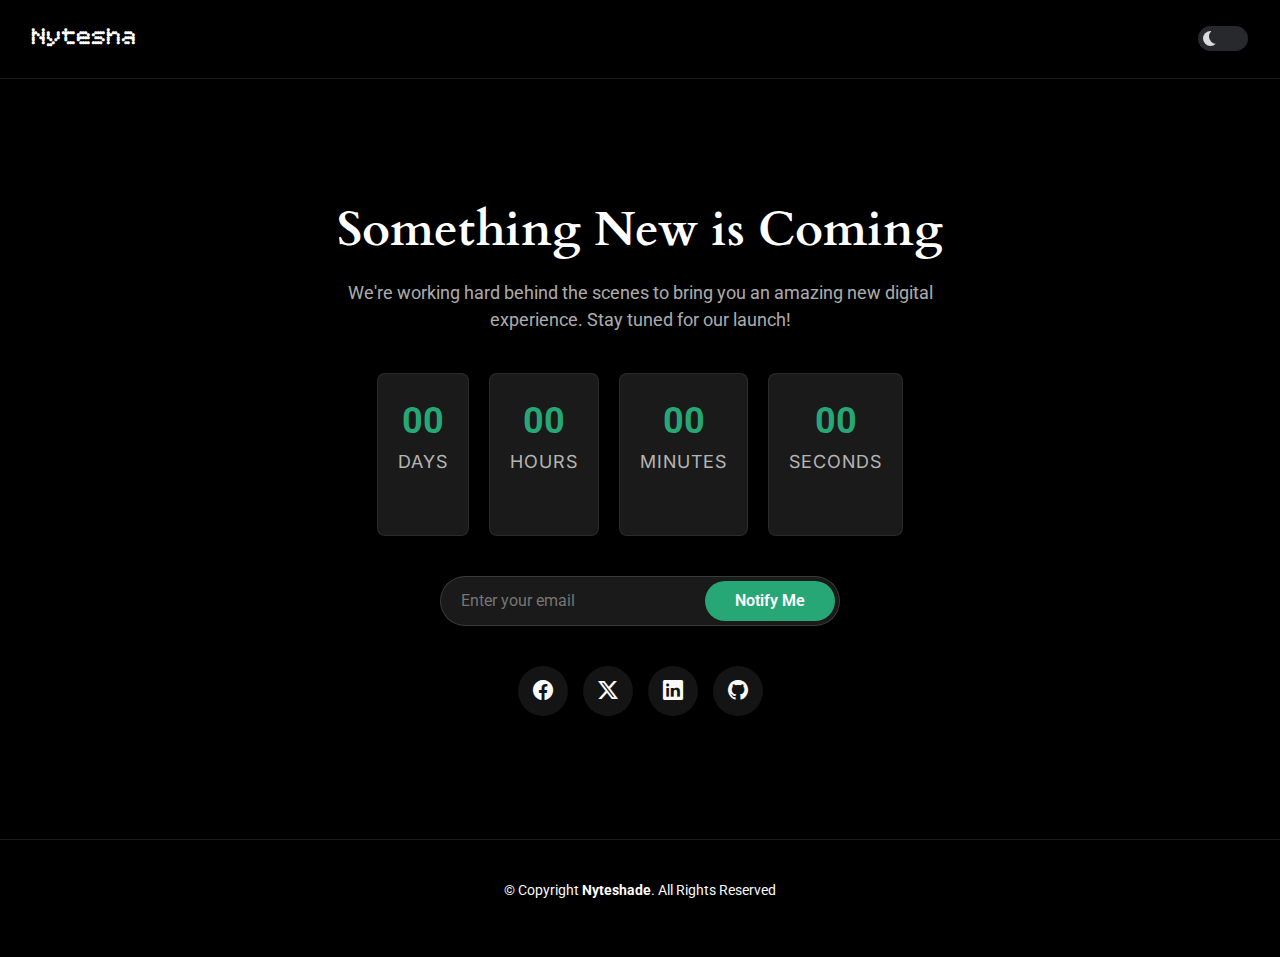
<file: coming-soon.html>
<!DOCTYPE html>
<html lang="en">

<head>
  <meta charset="utf-8">
  <meta content="width=device-width, initial-scale=1.0" name="viewport">
  <title>Nyteshade | Coming Soon</title>
  <meta name="author" content="Nightshade">
  <meta name="description" content="Something new is coming soon.">
  <meta name="keywords" content="">
  <link href="assets/img/favicon.ico" rel="icon">
  <link href="assets/img/apple-touch-icon.png" rel="apple-touch-icon">
  <link href="https://fonts.googleapis.com" rel="preconnect">
  <link href="https://fonts.gstatic.com" rel="preconnect" crossorigin>
  <link href="https://fonts.googleapis.com/css2?family=Roboto:ital,wght@0,100;0,300;0,400;0,500;0,700;0,900;1,100;1,300;1,400;1,500;1,700;1,900&family=Inter:wght@100;200;300;400;500;600;700;800;900&family=Cardo:ital,wght@0,400;0,700;1,400;1,700&display=swap" rel="stylesheet">
  <link href="https://fonts.googleapis.com/css2?family=Roboto:ital,wght@0,100;0,300;0,400;0,500;0,700;0,900;1,100;1,300;1,400;1,500;1,700;1,900&family=Open+Sans:ital,wght@0,300;0,400;0,500;0,600;0,700;0,800;1,300;1,400;1,500;1,600;1,700;1,800&family=Quicksand:wght@300;400;500;600;700&display=swap" rel="stylesheet">
  <link href="assets/vendor/bootstrap/css/bootstrap.min.css" rel="stylesheet">
  <link href="assets/vendor/bootstrap-icons/bootstrap-icons.css" rel="stylesheet">

  <style>
    /* Paste this at the top of the file, replacing the duplicated :root and color preset blocks */

    /*--------------------------------------------------------------
    # Font & Color Variables
    # Help: https://bootstrapmade.com/color-system/
    --------------------------------------------------------------*/

    /* Fonts */

    @import url('https://fonts.googleapis.com/css2?family=Bitcount+Grid+Single:wght@500&display=swap');
    :root {
      --default-font: "Roboto", system-ui, -apple-system, "Segoe UI", Roboto, "Helvetica Neue", Arial, "Noto Sans", "Liberation Sans", sans-serif, "Apple Color Emoji", "Segoe UI Emoji", "Segoe UI Symbol", "Noto Color Emoji";
      --heading-font: "Cardo", sans-serif;
      --subheading-font: "Quicksand", sans-serif;
      --nav-font: "Inter", sans-serif;
    }

    /* Global Colors - The following color variables are used throughout the website. Updating them here will change the color scheme of the entire website */
    :root {
      --background-color: #000000;
      /* Background color for the entire website, including individual sections */
      --default-color: #fafafa;
      /* Default color used for the majority of the text content across the entire website */
      --heading-color: #ffffff;
      /* Color for headings, subheadings and title throughout the website */
      --accent-color: #27a776;
      /* Accent color that represents your brand on the website. It's used for buttons, links, and other elements that need to stand out */
      --surface-color: #1a1a1a;
      /* The surface color is used as a background of boxed elements within sections, such as cards, icon boxes, or other elements that require a visual separation from the global background. */
      --contrast-color: #ffffff;
      /* Contrast color for text, ensuring readability against backgrounds of accent, heading, or default colors. */
    }

    /* Nav Menu Colors - The following color variables are used specifically for the navigation menu. They are separate from the global colors to allow for more customization options */
    :root {
      --nav-color: rgba(255, 255, 255, 0.5);
      /* The default color of the main navmenu links */
    }

    /* Color Presets - These classes override global colors when applied to any section or element, providing reuse of the sam color scheme. */
    .light-mode {
      --background-color: #ffffff;
      --default-color: #333333;
      --heading-color: #000000;
      --surface-color: #f2f2f2;
      --nav-color: rgba(0, 0, 0, 0.5);
    }

    /* Smooth scroll */
    :root {
      scroll-behavior: smooth;
    }

    /*--------------------------------------------------------------
    # General Styling & Shared Classes
    --------------------------------------------------------------*/
    body {
      color: var(--default-color);
      background-color: var(--background-color);
      font-family: var(--default-font);
    }

    a {
      color: var(--accent-color);
      text-decoration: none;
      transition: 0.3s;
    }

    a:hover {
      color: color-mix(in srgb, var(--accent-color), transparent 25%);
      text-decoration: none;
    }

    h1, h2, h3, h4, h5, h6 {
      color: var(--heading-color);
      font-family: var(--heading-font);
    }

    /*--------------------------------------------------------------
    # Global Header
    --------------------------------------------------------------*/
    .header {
      color: var(--default-color);
      background-color: var(--background-color);
      padding: 20px 0;
      transition: all 0.5s;
      z-index: 997;
      border-bottom: 1px solid color-mix(in srgb, var(--default-color), transparent 90%);
    }
    
    .header .container-fluid {
        padding: 0 2rem;
    }

    /*--------------------------------------------------------------
    # Animated Typed.js Logo
    --------------------------------------------------------------*/
    .header .logo #animated-logo-text {
      font-family: 'Bitcount Grid Single', sans-serif;
      font-size: 25px;
      font-weight: 500;
      color: var(--heading-color);
      min-width: 210px;
      min-height: 30px;
      display: inline-block;
      text-align: left;
    }

    .header .logo .typed-cursor {
      font-family: 'Bitcount Grid Single', sans-serif;
      font-size: 25px;
      font-weight: 500;
      color: var(--heading-color);
    }
    
    /* --- Theme Toggle Switch --- */
    .toggle-switch {
      position: relative;
      width: 50px;
      height: 25px;
      --light: #d8dbe0;
      --dark: #28292c;
    }

    .switch-label {
      position: absolute;
      width: 100%;
      height: 100%;
      background-color: var(--dark);
      border-radius: 13px;
      cursor: pointer;
      border: 2px solid var(--dark);
    }

    .checkbox {
      position: absolute;
      display: none;
    }

    .slider {
      position: absolute;
      width: 100%;
      height: 100%;
      border-radius: 13px;
      transition: 0.3s;
    }

    .checkbox:checked~.slider {
      background-color: var(--light);
    }

    .slider::before {
      content: "";
      position: absolute;
      top: 3px;
      left: 3px;
      width: 15px;
      height: 15px;
      border-radius: 50%;
      box-shadow: inset 6px -2px 0px 0px var(--light);
      background-color: var(--dark);
      transition: 0.3s;
    }

    .checkbox:checked~.slider::before {
      transform: translateX(25px);
      background-color: var(--dark);
      box-shadow: none;
    }
    
    /*--------------------------------------------------------------
    # Coming Soon Section
    --------------------------------------------------------------*/
    #coming-soon {
      min-height: calc(100vh - 140px); /* Full height minus header and footer */
    }

    #coming-soon h1 {
      font-size: 48px;
      font-weight: 700;
      margin-bottom: 20px;
    }

    #coming-soon p {
      font-size: 18px;
      max-width: 600px;
      margin: 0 auto 40px auto;
      color: color-mix(in srgb, var(--default-color), transparent 30%);
    }

    .countdown {
      display: flex;
      justify-content: center;
      gap: 20px;
      margin-bottom: 40px;
    }

    .countdown>div {
      text-align: center;
      background: var(--surface-color);
      padding: 20px;
      border-radius: 8px;
      min-width: 90px;
      border: 1px solid color-mix(in srgb, var(--default-color), transparent 92%);
    }

    .countdown span {
      display: block;
      font-size: 36px;
      font-weight: 700;
      color: var(--accent-color);
    }

    .countdown p {
      margin: 5px 0 0 0;
      font-size: 14px;
      font-family: var(--nav-font);
      text-transform: uppercase;
      letter-spacing: 1px;
      color: var(--default-color);
    }

    .subscribe-form {
      max-width: 400px;
      margin: 0 auto 40px auto;
      position: relative;
    }

    .subscribe-form input[type="email"] {
      width: 100%;
      padding: 12px 140px 12px 20px;
      border-radius: 50px;
      border: 1px solid color-mix(in srgb, var(--default-color), transparent 85%);
      background-color: var(--surface-color);
      color: var(--default-color);
      font-size: 16px;
    }
     .subscribe-form input[type="email"]:focus {
        border-color: var(--accent-color);
        outline: none;
     }

    .subscribe-form button {
      position: absolute;
      top: 5px;
      right: 5px;
      bottom: 5px;
      padding: 0 30px;
      border-radius: 50px;
      background: var(--accent-color);
      color: var(--contrast-color);
      border: none;
      font-weight: 600;
      transition: 0.3s;
    }
     .subscribe-form button:hover {
        background-color: color-mix(in srgb, var(--accent-color) 90%, white 10%);
     }

    .page-social-links {
      display: flex;
      justify-content: center;
      gap: 15px;
    }

    .page-social-links a {
      display: flex;
      align-items: center;
      justify-content: center;
      width: 50px;
      height: 50px;
      border-radius: 50%;
      background: color-mix(in srgb, var(--default-color), transparent 92%);
      color: var(--default-color);
      font-size: 20px;
      transition: 0.3s;
    }

    .page-social-links a:hover {
      background: var(--accent-color);
      color: var(--contrast-color);
      transform: translateY(-3px);
    }

    /*--------------------------------------------------------------
    # Global Footer
    --------------------------------------------------------------*/
    .footer {
      border-top: 1px solid color-mix(in srgb, var(--default-color), transparent 90%);
      color: var(--default-color);
      font-size: 14px;
      padding: 40px 0;
      text-align: center;
    }
    
    /* Responsive Adjustments */
    @media (max-width: 768px) {
        #coming-soon h1 { font-size: 36px; }
        .countdown { gap: 10px; }
        .countdown > div { padding: 15px; min-width: 70px; }
        .countdown span { font-size: 28px; }
    }
  </style>
</head>

<body>
  <header id="header" class="header d-flex align-items-center sticky-top">
    <div class="container-fluid d-flex align-items-center justify-content-between">
      <a href="index.html" class="logo d-flex align-items-center">
        <span id="animated-logo-text"></span>
      </a>
      <div class="header-controls d-flex align-items-center">
        <div class="toggle-switch">
          <label class="switch-label">
            <input type="checkbox" class="checkbox" id="toggle">
            <span class="slider"></span>
          </label>
        </div>
      </div>
    </div>
  </header>

  <main class="main">
    <section id="coming-soon" class="d-flex align-items-center justify-content-center">
      <div class="container text-center">
        <div class="row justify-content-center">
          <div class="col-lg-8">
            <h1>Something New is Coming</h1>
            <p>We're working hard behind the scenes to bring you an amazing new digital experience. Stay tuned for our launch!</p>

            <div class="countdown">
              <div>
                <span id="days">00</span>
                <p>Days</p>
              </div>
              <div>
                <span id="hours">00</span>
                <p>Hours</p>
              </div>
              <div>
                <span id="minutes">00</span>
                <p>Minutes</p>
              </div>
              <div>
                <span id="seconds">00</span>
                <p>Seconds</p>
              </div>
            </div>

            <div class="subscribe-form">
              <form action="#" method="post">
                <input type="email" name="email" placeholder="Enter your email" required>
                <button type="submit">Notify Me</button>
              </form>
            </div>

            <div class="page-social-links">
              <a href="#"><i class="bi bi-facebook"></i></a>
              <a href="#"><i class="bi bi-twitter-x"></i></a>
              <a href="#"><i class="bi bi-linkedin"></i></a>
              <a href="#"><i class="bi bi-github"></i></a>
            </div>

          </div>
        </div>
      </div>
    </section>
  </main>

  <footer class="footer">
    <div class="container">
      <p>&copy; Copyright <strong><span>Nyteshade</span></strong>. All Rights Reserved</p>
    </div>
  </footer>

  <script src="assets/vendor/bootstrap/js/bootstrap.bundle.min.js"></script>
  <script src="assets/vendor/typed.js/typed.umd.js"></script>
  
  <script>
    document.addEventListener('DOMContentLoaded', () => {
      /**
       * Animated Logo Text using Typed.js
       */
      new Typed('#animated-logo-text', {
        strings: ['Nyteshade', 'Michael Neiketien'],
        typeSpeed: 80,
        backSpeed: 70,
        backDelay: 2000,
        startDelay: 100,
        loop: true,
        showCursor: false
      });

      /**
       * Light/Dark Mode Toggle & Persistence
       */
      const themeToggle = document.querySelector('#toggle');
      if (themeToggle) {
        const body = document.querySelector('body');
        const savedTheme = localStorage.getItem('theme');

        if (savedTheme === 'light') {
          body.classList.add('light-mode');
          themeToggle.checked = true;
        }

        themeToggle.addEventListener('change', function() {
          if (this.checked) {
            body.classList.add('light-mode');
            localStorage.setItem('theme', 'light');
          } else {
            body.classList.remove('light-mode');
            localStorage.setItem('theme', 'dark');
          }
        });
      }

      /**
       * Countdown Timer
       */
      function startCountdown() {
        // --- SET YOUR LAUNCH DATE HERE ---
        const launchDate = new Date("Nov 12, 2025 00:00:00").getTime();
        // ---------------------------------

        const countdownFunction = setInterval(function() {
          const now = new Date().getTime();
          const distance = launchDate - now;

          if (distance < 0) {
            clearInterval(countdownFunction);
            document.querySelector('.countdown').innerHTML = "<h1>We've Launched!</h1>";
            return;
          }

          const days = Math.floor(distance / (1000 * 60 * 60 * 24));
          const hours = Math.floor((distance % (1000 * 60 * 60 * 24)) / (1000 * 60 * 60));
          const minutes = Math.floor((distance % (1000 * 60 * 60)) / (1000 * 60));
          const seconds = Math.floor((distance % (1000 * 60)) / 1000);

          document.getElementById("days").innerText = days < 10 ? '0' + days : days;
          document.getElementById("hours").innerText = hours < 10 ? '0' + hours : hours;
          document.getElementById("minutes").innerText = minutes < 10 ? '0' + minutes : minutes;
          document.getElementById("seconds").innerText = seconds < 10 ? '0' + seconds : seconds;

        }, 1000);
      }
      
      startCountdown();

    });
  </script>

</body>
</html>
</file>
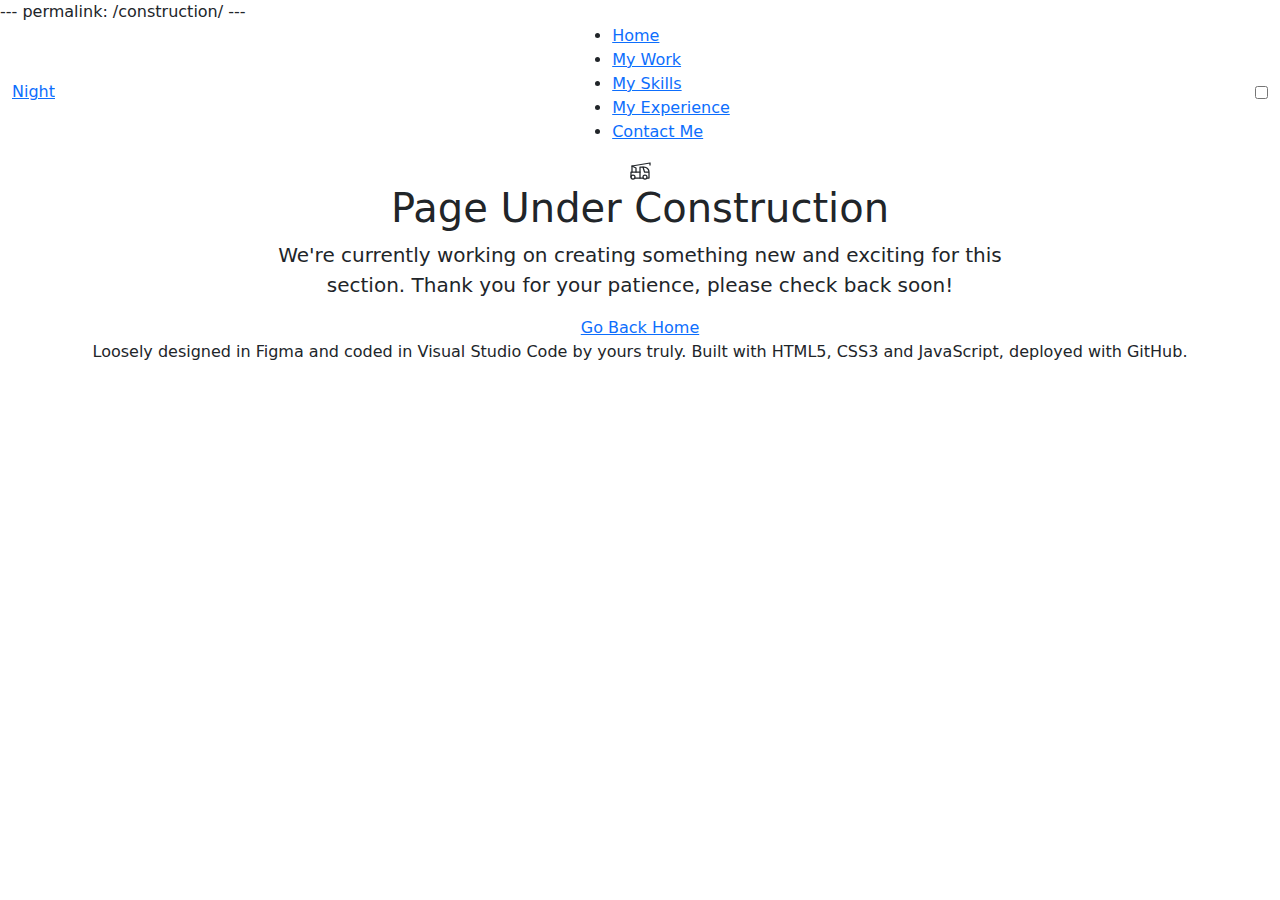
<file: construction.html>
---
permalink: /construction/
---

<!DOCTYPE html>
<html lang="en">
<head>
  <meta charset="utf-8">
  <meta content="width=device-width, initial-scale=1.0" name="viewport">
  <title>Under Construction | Michael Neiketien</title>
  <meta name="author" content="Nightshade">
  <meta name="description" content="This page is currently under construction. Please check back soon.">
  <meta name="keywords" content="">
  <link href="assets/img/favicon.ico" rel="icon">
  <link href="assets/img/apple-touch-icon.png" rel="apple-touch-icon">
  <link href="https://fonts.googleapis.com" rel="preconnect">
  <link href="https://fonts.gstatic.com" rel="preconnect" crossorigin>
  <link href="https://fonts.googleapis.com/css2?family=Roboto:ital,wght@0,100;0,300;0,400;0,500;0,700;0,900;1,100;1,300;1,400;1,500;1,700;1,900&family=Inter:wght@100;200;300;400;500;600;700;800;900&family=Cardo:ital,wght@0,400;0,700;1,400;1,700&display=swap" rel="stylesheet">
  <link href="https://fonts.googleapis.com/css2?family=Roboto:ital,wght@0,100;0,300;0,400;0,500;0,700;0,900;1,100;1,300;1,400;1,500;1,700;1,900&family=Open+Sans:ital,wght@0,300;0,400;0,500;0,600;0,700;0,800;1,300;1,400;1,500;1,600;1,700;1,800&family=Quicksand:wght@300;400;500;600;700&display=swap" rel="stylesheet">
  <link href="assets/vendor/bootstrap/css/bootstrap.min.css" rel="stylesheet">
  <link href="assets/vendor/bootstrap-icons/bootstrap-icons.css" rel="stylesheet">
  <link href="assets/vendor/aos/aos.css" rel="stylesheet">
  <link href="assets/css/styles.css" rel="stylesheet">
</head>

<body>
  <header id="header" class="header d-flex align-items-center sticky-top">
    <div class="container-fluid position-relative d-flex align-items-center justify-content-between">
      <div class="d-flex align-items-center">
        <a href="index.html" class="logo d-flex align-items-center">
          <span id="animated-logo-text"></span>
        </a>
        <nav id="navmenu" class="navmenu d-lg-none">
          <ul>
            <li><a href="index.html">Home</a></li>
            <li><a href="index.html#my-work">My Work</a></li>
            <li><a href="index.html#my-skills">My Skills</a></li>
            <li><a href="index.html#my-resume">My Experience</a></li>
            <li><a href="index.html#contact">Contact Me</a></li>
          </ul>
        </nav>
      </div>

      <nav id="desktop-navmenu" class="desktop-navmenu d-none d-lg-block">
        <ul>
          <li><a href="index.html">Home</a></li>
          <li><a href="index.html#my-work">My Work</a></li>
          <li><a href="index.html#my-skills">My Skills</a></li>
          <li><a href="index.html#my-resume">My Experience</a></li>
          <li><a href="index.html#contact">Contact Me</a></li>
        </ul>
      </nav>
      <div class="header-controls d-flex align-items-center">
        <div class="toggle-switch">
          <label class="switch-label">
            <input type="checkbox" class="checkbox" id="toggle">
            <span class="slider"></span>
          </label>
        </div>

        <label class="hamburger mobile-nav-toggle d-lg-none">
          <input type="checkbox" />
          <svg viewBox="0 0 32 32">
            <path class="line line-top-bottom" d="M27 10 13 10C10.8 10 9 8.2 9 6 9 3.5 10.8 2 13 2 15.2 2 17 3.8 17 6L17 26C17 28.2 18.8 30 21 30 23.2 30 25 28.2 25 26 25 23.8 23.2 22 21 22L7 22"></path>
            <path class="line" d="M7 16 27 16"></path>
          </svg>
        </label>
      </div>
    </div>
  </header>

  <main class="main">
    <section id="under-construction" class="d-flex align-items-center justify-content-center">
      <div class="container text-center">
        <div class="row justify-content-center">
          <div class="col-lg-8">
            <div class="construction-icon">
              <svg xmlns="http://www.w3.org/2000/svg" width="24" height="24" viewBox="0 0 24 24" fill="none" stroke="currentColor" stroke-width="1.25" stroke-linecap="round" stroke-linejoin="round" class="icon icon-tabler icons-tabler-outline icon-tabler-car-crane"><path stroke="none" d="M0 0h24v24H0z" fill="none"/><path d="M5 17m-2 0a2 2 0 1 0 4 0a2 2 0 1 0 -4 0" /><path d="M17 17m-2 0a2 2 0 1 0 4 0a2 2 0 1 0 -4 0" /><path d="M7 18h8m4 0h2v-6a5 5 0 0 0 -5 -5h-1l1.5 5h4.5" /><path d="M12 18v-11h3" /><path d="M3 17v-5h9" /><path d="M4 12v-6l18 -3v2" /><path d="M8 12v-4l-4 -2" /></svg>
            </div>
            <h1>Page Under Construction</h1>
            <p class="lead">We're currently working on creating something new and exciting for this section. Thank you for your patience, please check back soon!</p>
            <a href="index.html" class="btn-home">Go Back Home</a>
          </div>
        </div>
      </div>
    </section>
  </main>

  <footer id="footer" class="footer">
    <div class="container">
      <div class="copyright text-center">
        <p>Loosely designed in Figma and coded in Visual Studio Code by yours truly. Built with HTML5, CSS3 and JavaScript, deployed with GitHub.</p>
      </div>
    </div>
  </footer>

  <script src="assets/vendor/bootstrap/js/bootstrap.bundle.min.js"></script>
  <script src="assets/vendor/aos/aos.js"></script>
  <script src="assets/vendor/typed.js/typed.umd.js"></script>
  <script src="assets/js/script.js"></script>
</body>
</html>
</file>
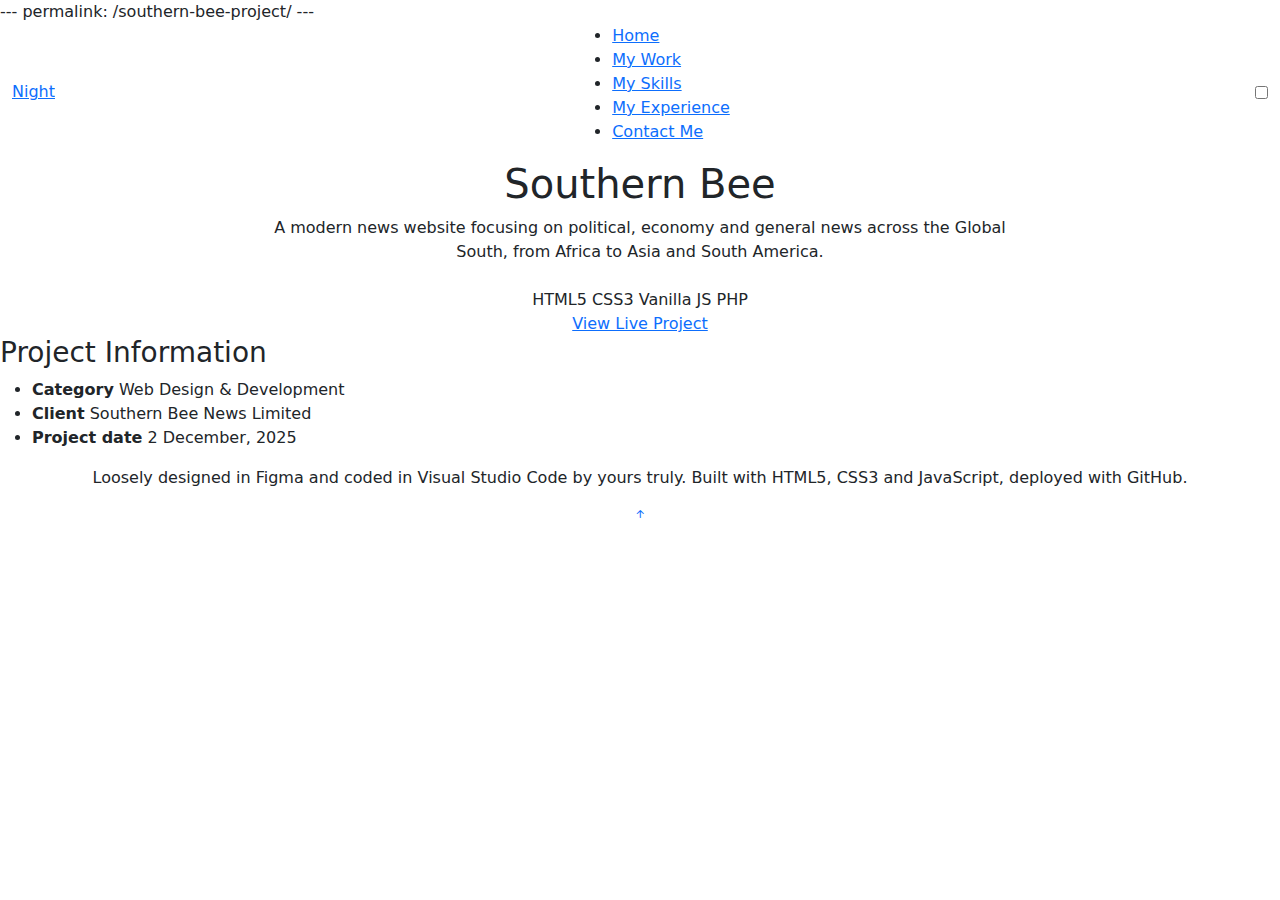
<file: southern-bee.html>
---
permalink: /southern-bee-project/
---

<!DOCTYPE html>
<html lang="en">
<head>
  <meta charset="utf-8">
  <meta content="width=device-width, initial-scale=1.0" name="viewport">
  <title>Project Details | Southern Bee | Michael Neiketien</title>
  <meta name="author" content="Michael Neiketien">
  <meta name="description" content="Detailed overview of the Southern Bee project, a modern news website focusing on political, economy and general news from across the Global South.">
  <meta name="keywords" content="web developer, software developer, portfolio, project details, tailwind css, javascript">
  <link rel="apple-touch-icon" sizes="180x180" href="/assets/img/apple-touch-icon.png">
  <link rel="icon" type="image/png" sizes="32x32" href="/assets/img/favicon-32x32.png">
  <link rel="icon" type="image/png" sizes="16x16" href="/assets/img/favicon-16x16.png">
  <link href="https://fonts.googleapis.com" rel="preconnect">
  <link href="https://fonts.gstatic.com" rel="preconnect" crossorigin>
  <link href="https://cdnjs.cloudflare.com" rel="preconnect">
  <link href="https://fonts.googleapis.com/css2?family=Roboto:ital,wght@0,100;0,300;0,400;0,500;0,700;0,900;1,100;1,300;1,400;1,500;1,700;1,900&family=Inter:wght@100;200;300;400;500;600;700;800;900&family=Cardo:ital,wght@0,400;0,700;1,400;1,700&family=Open+Sans:ital,wght@0,300..800;1,300..800&family=Quicksand:wght@300..700&display=swap" rel="stylesheet">
  <link href="/assets/css/styles.css" rel="stylesheet">
  <link href="/assets/vendor/bootstrap/css/bootstrap.min.css" rel="stylesheet" media="print" onload="this.media='all'">
  <link href="/assets/vendor/bootstrap-icons/bootstrap-icons.css" rel="stylesheet" media="print" onload="this.media='all'">
  <link href="/assets/vendor/aos/aos.css" rel="stylesheet" media="print" onload="this.media='all'">
  <link href="/assets/vendor/glightbox/css/glightbox.min.css" rel="stylesheet" media="print" onload="this.media='all'">
  <link href="/assets/vendor/swiper/swiper-bundle.min.css" rel="stylesheet" media="print" onload="this.media='all'">
  <link rel="stylesheet" href="https://cdnjs.cloudflare.com/ajax/libs/font-awesome/6.5.1/css/all.min.css" integrity="sha512-DTOQO9RWCH3ppGqcWaEA1BIZOC6xxalwEsw9c2QQeAIftl+Vegovlnee1c9QX4TctnWMn13TZye+giMm8e2LwA==" crossorigin="anonymous" referrerpolicy="no-referrer" media="print" onload="this.media='all'" />
</head>

<body class="portfolio-details-page">
  <header id="header" class="header d-flex align-items-center sticky-top">
    <div class="container-fluid position-relative d-flex align-items-center justify-content-between">
      <div class="d-flex align-items-center">
        <a href="https://neiketien.github.io" class="logo d-flex align-items-center">
          <span id="animated-logo-text"></span>
        </a>
        <nav id="navmenu" class="navmenu d-lg-none">
          <ul>
            <li><a href="https://neiketien.github.io#home">Home<br></a></li>
            <li><a href="https://neiketien.github.io#my-work">My Work</a></li>
            <li><a href="https://neiketien.github.io#my-skills">My Skills</a></li>
            <li><a href="https://neiketien.github.io#my-resume">My Experience</a></li>
            <li><a href="https://neiketien.github.io#contact">Contact Me</a></li>
          </ul>
        </nav>
      </div>
      <nav id="desktop-navmenu" class="desktop-navmenu d-none d-lg-block">
        <ul>
          <li><a href="https://neiketien.github.io#home">Home</a></li>
          <li><a href="https://neiketien.github.io#my-work">My Work</a></li>
          <li><a href="https://neiketien.github.io#my-skills">My Skills</a></li>
          <li><a href="https://neiketien.github.io#my-resume">My Experience</a></li>
          <li><a href="https://neiketien.github.io#contact">Contact Me</a></li>
        </ul>
      </nav>
      <div class="header-controls d-flex align-items-center">
        <div class="toggle-switch">
          <label class="switch-label">
            <input type="checkbox" class="checkbox" id="toggle">
            <span class="slider"></span>
          </label>
        </div>
        <label class="hamburger mobile-nav-toggle d-lg-none">
          <input type="checkbox" />
          <svg viewBox="0 0 32 32">
            <path class="line line-top-bottom" d="M27 10 13 10C10.8 10 9 8.2 9 6 9 3.5 10.8 2 13 2 15.2 2 17 3.8 17 6L17 26C17 28.2 18.8 30 21 30 23.2 30 25 28.2 25 26 25 23.8 23.2 22 21 22L7 22"></path>
            <path class="line" d="M7 16 27 16"></path>
          </svg>
        </label>
      </div>
    </div>
  </header>

  <main class="main">
    <!-- Page Title -->
    <div class="page-title" data-aos="fade">
      <div class="heading">
        <div class="container">
          <div class="row d-flex justify-content-center text-center">
            <div class="project-det col-lg-8">
  <h1>Southern Bee</h1>
  <p class="mb-0">A modern news website focusing on political, economy and general news across the Global South, from Africa to Asia and South America.</p>
  <div class="tech-stack-badges mt-4">
    <span>HTML5</span>
    <span>CSS3</span>
    <span> Vanilla JS</span>
    <span>PHP</span>
  </div>
  <a href="https://southern-bee.com" class="btn-view-project mt-4">View Live Project</a>
</div>
          </div>
        </div>
      </div>
    </div><!-- End Page Title -->

    <!-- Portfolio Details Section
    <section id="portfolio-details" class="portfolio-details section">
      <div class="container" data-aos="fade-up">
        <div class="row gy-5">
          <div class="col-lg-7" data-aos="fade-right">
            <div class="portfolio-details-media">
              <div class="portfolio-details-slider swiper init-swiper">
                <script type="application/json" class="swiper-config">
                  { "loop": true, "speed": 600, "autoplay": { "delay": 3000 }, "slidesPerView": 1,
                    "navigation": { "nextEl": ".swiper-button-next", "prevEl": ".swiper-button-prev" } }
                </script>
                <div class="swiper-wrapper align-items-center">
                  <div class="swiper-slide"><img src="/assets/img/work/midwest-light-power-2.png" alt="Project Screenshot 1"></div>
                  <div class="swiper-slide"><img src="/assets/img/work/midwest-light-power-3.png" alt="Project Screenshot 2"></div>
                  <div class="swiper-slide"><img src="/assets/img/work/sketch-1763734102611.png" alt="Project Screenshot 3"></div>
                </div>
                <div class="swiper-button-prev"></div>
                <div class="swiper-button-next"></div>
              </div>
            </div>
          </div>-->
          <div class="col-lg-5" data-aos="fade-left">
            <div class="portfolio-info">
              <h3>Project Information</h3>
              <ul>
                <li><strong>Category</strong> <span>Web Design & Development</span></li>
                <li><strong>Client</strong> <span>Southern Bee News Limited</span></li>
                <li><strong>Project date</strong> <span>2 December, 2025</span></li>
                <!--<li><strong>Project URL</strong> <a href="construction.html">www.midwest.com</a></li>-->
              </ul>
            </div>
            
            <!--<div class="accordion project-accordion mt-4" id="project-accordion">
              <div class="accordion-item">
                <h2 class="accordion-header">
                  <button class="accordion-button" type="button" data-bs-toggle="collapse" data-bs-target="#collapse-1" aria-expanded="true">
                    <i class="bi bi-clipboard-data"></i> Project Overview
                  </button>
                </h2>
                <div id="collapse-1" class="accordion-collapse collapse show" data-bs-parent="#project-accordion">
                  <div class="accordion-body">
                    <p>This project involved a complete overhaul of the company's digital front door. We focused on a mobile-first responsive design, ensuring a seamless experience across all devices and implemented a clear navigation structure to help users find information like outage maps and billing portals quickly.</p>
                  </div>
                </div>
              </div>
              <div class="accordion-item">
                <h2 class="accordion-header">
                  <button class="accordion-button collapsed" type="button" data-bs-toggle="collapse" data-bs-target="#collapse-2">
                    <i class="bi bi-exclamation-diamond"></i> The Challenge
                  </button>
                </h2>
                <div id="collapse-2" class="accordion-collapse collapse" data-bs-parent="#project-accordion">
                  <div class="accordion-body">
                    <p>The main challenge was to present a large amount of technical and administrative information in a way that was easy to understand for a non-technical audience. Balancing a modern, clean aesthetic with the serious, trustworthy branding of a utility company was also a key consideration.</p>
                  </div>
                </div>
              </div>
              <div class="accordion-item">
                <h2 class="accordion-header">
                  <button class="accordion-button collapsed" type="button" data-bs-toggle="collapse" data-bs-target="#collapse-3">
                    <i class="bi bi-award"></i> The Solution
                  </button>
                </h2>
                <div id="collapse-3" class="accordion-collapse collapse" data-bs-parent="#project-accordion">
                  <div class="accordion-body">
                    <p>We implemented a component-based design system using Tailwind CSS, allowing for rapid prototyping and consistent styling. Interactive elements were built with vanilla JavaScript to keep the site lightweight and fast and a simple PHP backend was used for the contact form and service alerts.</p>
                  </div>
                </div>
              </div>
            </div>

            <div class="project-features mt-4">
              <h3><i class="bi bi-stars"></i> Key Features</h3>
              <div class="row">
                <div class="col-md-6">
                  <ul class="feature-list">
                    <li><i class="bi bi-check2-circle"></i> Responsive Design</li>
                    <li><i class="bi bi-check2-circle"></i> Service Outage Map</li>
                    <li><i class="bi bi-check2-circle"></i> Online Bill Pay Portal</li>
                  </ul>
                </div>
                <div class="col-md-6">
                  <ul class="feature-list">
                    <li><i class="bi bi-check2-circle"></i> News & Alerts System</li>
                    <li><i class="bi bi-check2-circle"></i> Customer Support Form</li>
                  </ul>
                </div>
              </div>
            </div>-->

          </div>
        </div>
      </div>
    </section><!-- End Portfolio Details Section -->

  </main>

  <footer id="footer" class="footer">
    <div class="container">
      <div class="copyright text-center ">
        <p><span>Loosely designed in Figma and coded in Visual Studio Code by yours truly. Built with HTML5, CSS3 and JavaScript, deployed with GitHub.</span></p>
      </div>
    </div>
  </footer>

  <a href="#" id="scroll-top" class="scroll-top d-flex align-items-center justify-content-center"><i class="bi bi-arrow-up-short"></i></a>

  <script src="/assets/vendor/bootstrap/js/bootstrap.bundle.min.js" defer></script>
  <script src="/assets/vendor/aos/aos.js" defer></script>
  <script src="/assets/vendor/glightbox/js/glightbox.min.js" defer></script>
  <script src="/assets/vendor/swiper/swiper-bundle.min.js" defer></script>
  <script src="/assets/vendor/typed.js/typed.umd.js" defer></script>
  <script src="/assets/vendor/waypoints/noframework.waypoints.js" defer></script>
  <script src="/assets/js/script.js" defer></script>
</body>
</html>
</file>
<file: assets/css/styles.css>

</file>
